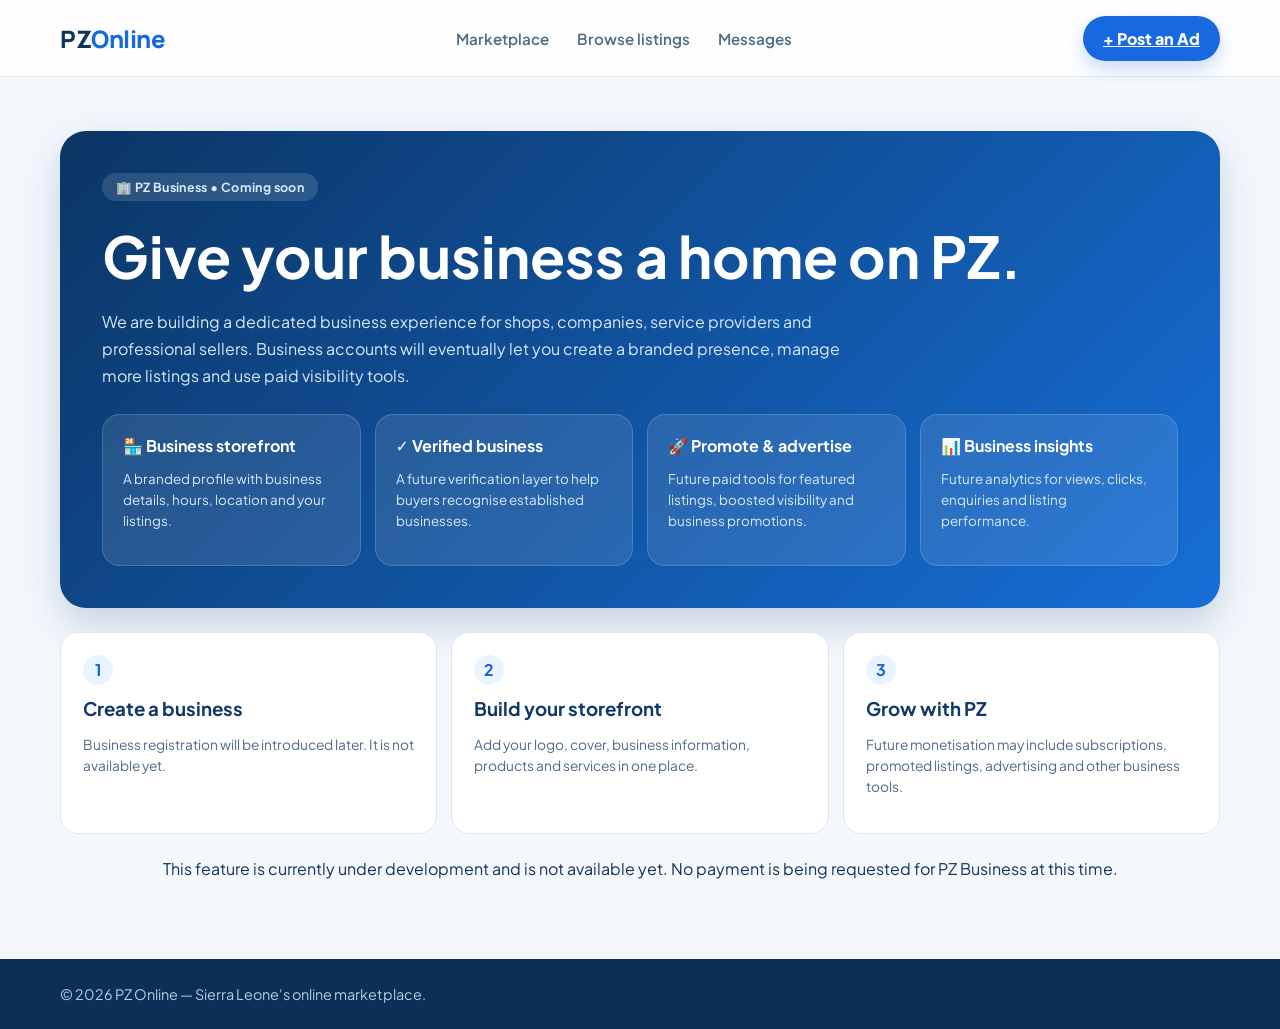
<file: business.html>
<!DOCTYPE html>
<html lang="en">
<head><meta charset="UTF-8"><meta name="viewport" content="width=device-width,initial-scale=1.0"><meta name="description" content="PZ Business is under development."><title>PZ Business | Coming Soon</title><link rel="stylesheet" href="style.css"></head>
<body>
<header class="site-header"><div class="container nav"><a class="logo" href="index.html">PZ<span>Online</span></a><nav class="nav-links"><a href="index.html">Marketplace</a><a href="browse.html">Browse listings</a><a href="messages.html">Messages</a></nav><div class="nav-actions"><a class="post-ad-button" href="index.html?post=1">+ Post an Ad</a></div></div></header>
<main class="container business-page">
  <section class="business-hero-card"><p class="eyebrow">🏢 PZ Business • Coming soon</p><h1>Give your business a home on PZ.</h1><p>We are building a dedicated business experience for shops, companies, service providers and professional sellers. Business accounts will eventually let you create a branded presence, manage more listings and use paid visibility tools.</p><div class="business-feature-grid"><article class="business-feature-card"><strong>🏪 Business storefront</strong><p>A branded profile with business details, hours, location and your listings.</p></article><article class="business-feature-card"><strong>✓ Verified business</strong><p>A future verification layer to help buyers recognise established businesses.</p></article><article class="business-feature-card"><strong>🚀 Promote &amp; advertise</strong><p>Future paid tools for featured listings, boosted visibility and business promotions.</p></article><article class="business-feature-card"><strong>📊 Business insights</strong><p>Future analytics for views, clicks, enquiries and listing performance.</p></article></div></section>
  <section class="business-roadmap"><article><b>1</b><h3>Create a business</h3><p>Business registration will be introduced later. It is not available yet.</p></article><article><b>2</b><h3>Build your storefront</h3><p>Add your logo, cover, business information, products and services in one place.</p></article><article><b>3</b><h3>Grow with PZ</h3><p>Future monetisation may include subscriptions, promoted listings, advertising and other business tools.</p></article></section>
  <p class="muted" style="text-align:center;margin:24px 0 0;">This feature is currently under development and is not available yet. No payment is being requested for PZ Business at this time.</p>
</main>
<footer class="site-footer"><div class="container"><p>© 2026 PZ Online — Sierra Leone's online marketplace.</p></div></footer>
</body></html>
</file>
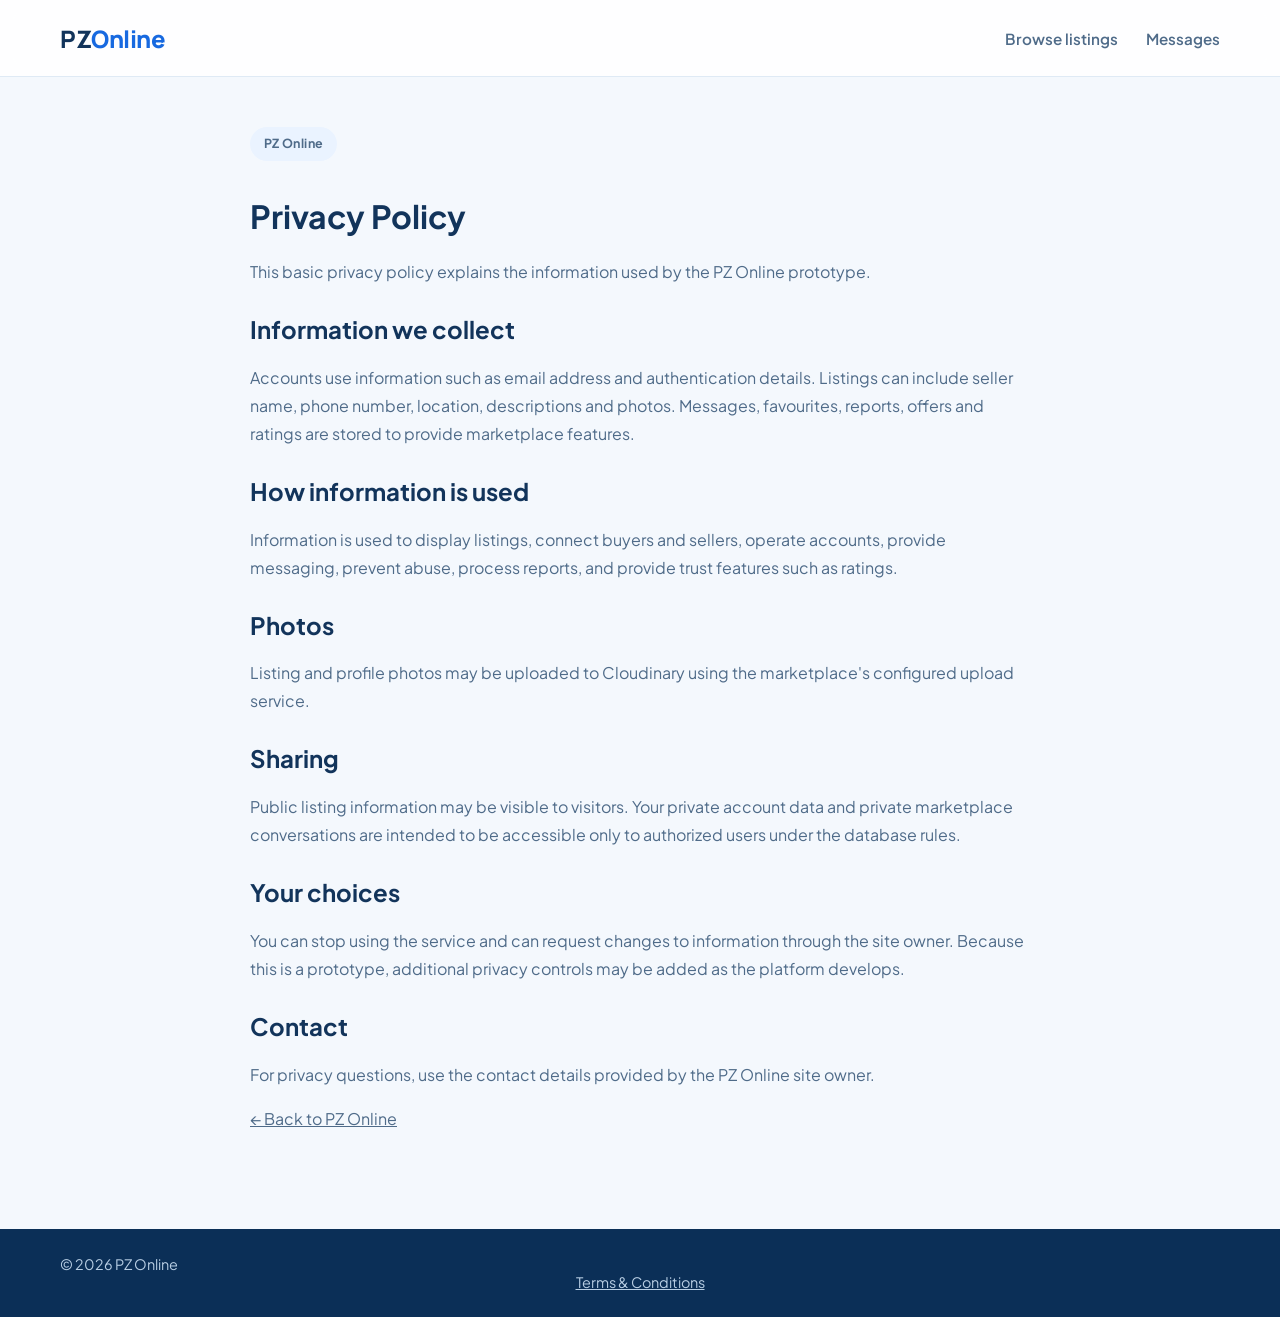
<file: privacy.html>
<!DOCTYPE html><html lang="en"><head><meta charset="UTF-8"><meta name="viewport" content="width=device-width,initial-scale=1.0"><title>Privacy Policy | PZ Online</title><link rel="stylesheet" href="style.css"></head><body><header class="site-header"><div class="container nav"><a class="logo" href="index.html">PZ<span>Online</span></a><nav class="nav-links"><a href="index.html">Browse listings</a><a href="messages.html">Messages</a></nav></div></header><main class="container legal-page"><p class="eyebrow">PZ Online</p><h1>Privacy Policy</h1><p>This basic privacy policy explains the information used by the PZ Online prototype.</p><h2>Information we collect</h2><p>Accounts use information such as email address and authentication details. Listings can include seller name, phone number, location, descriptions and photos. Messages, favourites, reports, offers and ratings are stored to provide marketplace features.</p><h2>How information is used</h2><p>Information is used to display listings, connect buyers and sellers, operate accounts, provide messaging, prevent abuse, process reports, and provide trust features such as ratings.</p><h2>Photos</h2><p>Listing and profile photos may be uploaded to Cloudinary using the marketplace's configured upload service.</p><h2>Sharing</h2><p>Public listing information may be visible to visitors. Your private account data and private marketplace conversations are intended to be accessible only to authorized users under the database rules.</p><h2>Your choices</h2><p>You can stop using the service and can request changes to information through the site owner. Because this is a prototype, additional privacy controls may be added as the platform develops.</p><h2>Contact</h2><p>For privacy questions, use the contact details provided by the PZ Online site owner.</p><p><a href="index.html">← Back to PZ Online</a></p></main><footer class="site-footer"><div class="container"><p>© 2026 PZ Online</p><p class="footer-links"><a href="terms.html">Terms & Conditions</a></p></div></footer></body></html>
</file>
<file: style.css>
@import url("https://fonts.googleapis.com/css2?family=Plus+Jakarta+Sans:wght@400;500;600;700;800&family=Manrope:wght@700;800&display=swap");

:root {
  --ink: #12345b;
  --ink-soft: #4f6b89;
  --muted: #7890aa;
  --surface: #f4f8fd;
  --card: #ffffff;
  --brand: #1769e0;
  --brand-dark: #0b4fb8;
  --brand-soft: #eaf3ff;
  --teal: #1687c7;
  --teal-soft: #e8f5ff;
  --gold: #f5a524;
  --border: #dfeaf5;
  --border-soft: #edf3f9;
  --radius-lg: 22px;
  --radius-md: 16px;
  --radius-sm: 11px;
  --shadow-sm: 0 2px 10px rgba(15, 18, 34, 0.06);
  --shadow-md: 0 14px 30px rgba(15, 18, 34, 0.1);
  --shadow-lg: 0 26px 60px rgba(15, 18, 34, 0.16);
}

* { box-sizing: border-box; }
html { scroll-behavior: smooth; }

body {
  margin: 0;
  background: var(--surface);
  color: var(--ink);
  font-family: "Plus Jakarta Sans", system-ui, Arial, sans-serif;
  -webkit-font-smoothing: antialiased;
}

button, input, select, textarea { font: inherit; }
button { cursor: pointer; }
a { color: inherit; }

.container { width: min(1160px, calc(100% - 40px)); margin: 0 auto; }
.hidden { display: none !important; }

/* Header */
.site-header {
  background: rgba(255, 255, 255, 0.85);
  backdrop-filter: blur(10px);
  border-bottom: 1px solid var(--border);
  position: sticky;
  top: 0;
  z-index: 30;
}

.nav {
  min-height: 76px;
  display: flex;
  align-items: center;
  justify-content: space-between;
  gap: 24px;
}

.logo {
  color: var(--ink);
  font-family: "Manrope", sans-serif;
  font-size: 1.5rem;
  font-weight: 800;
  letter-spacing: -0.02em;
  text-decoration: none;
}
.logo span { color: var(--brand); }

.nav-links { display: flex; gap: 28px; }
.nav-links a {
  color: var(--ink-soft);
  font-size: 0.95rem;
  font-weight: 600;
  text-decoration: none;
  transition: color 0.15s;
}
.nav-links a:hover { color: var(--brand); }

.post-ad-button, .submit-listing {
  border: 0;
  border-radius: 999px;
  background: var(--brand);
  color: #fff;
  font-weight: 800;
  padding: 12px 20px;
  box-shadow: 0 8px 18px rgba(23, 105, 224, 0.24);
  transition: background 0.15s, transform 0.15s;
}
.post-ad-button:hover, .submit-listing:hover {
  background: var(--brand-dark);
  transform: translateY(-1px);
}
.submit-listing { border-radius: var(--radius-sm); }

/* Hero */
.hero {
  position: relative;
  padding: 90px 0 100px;
  overflow: hidden;
  background: linear-gradient(180deg, #ffffff, #eef6ff);
}
.hero::before, .hero::after {
  content: "";
  position: absolute;
  border-radius: 50%;
  filter: blur(2px);
  z-index: 0;
}
.hero::before {
  width: 420px; height: 420px; top: -180px; right: -120px;
  background: radial-gradient(circle, rgba(23, 105, 224, 0.13), transparent 70%);
}
.hero::after {
  width: 360px; height: 360px; bottom: -220px; left: -140px;
  background: radial-gradient(circle, rgba(22, 135, 199, 0.10), transparent 70%);
}
.hero .container { position: relative; z-index: 1; }

.eyebrow {
  display: inline-flex;
  align-items: center;
  gap: 6px;
  margin: 0 0 14px;
  color: var(--brand-dark);
  background: var(--brand-soft);
  border-radius: 999px;
  font-size: 0.78rem;
  font-weight: 700;
  letter-spacing: 0.03em;
  padding: 6px 14px;
}

.hero h1, .section-heading h2, .how-it-works h2 {
  margin: 0;
  font-family: "Manrope", sans-serif;
  font-weight: 800;
  letter-spacing: -0.03em;
}

.hero h1 {
  max-width: 680px;
  font-size: clamp(2.4rem, 5.6vw, 4.4rem);
  line-height: 1.06;
  color: var(--ink);
}

.hero-text {
  max-width: 560px;
  margin: 18px 0 34px;
  color: var(--ink-soft);
  font-size: 1.12rem;
  line-height: 1.6;
}

.search-bar {
  display: grid;
  grid-template-columns: 1fr 190px auto;
  max-width: 860px;
  overflow: hidden;
  border: 1px solid var(--border);
  border-radius: 999px;
  background: var(--card);
  box-shadow: var(--shadow-lg);
}

.search-bar input, .search-bar select {
  min-width: 0;
  border: 0;
  border-right: 1px solid var(--border-soft);
  outline: none;
  background: transparent;
  padding: 18px 22px;
}

.search-bar button {
  border: 0;
  background: var(--brand);
  color: #fff;
  font-weight: 700;
  padding: 0 32px;
  transition: background 0.15s;
}
.search-bar button:hover { background: var(--brand-dark); }

/* Trust strip under hero */
.trust-bump { display: flex; flex-wrap: wrap; gap: 10px 22px; margin-top: 24px; }
.trust-bump-item {
  display: flex; align-items: center; gap: 7px;
  color: var(--ink-soft); font-size: 0.86rem; font-weight: 600;
}
.trust-bump-item .icon {
  display: inline-flex; align-items: center; justify-content: center;
  width: 22px; height: 22px; border-radius: 50%;
  background: var(--teal-soft); color: var(--teal); font-size: 0.8rem;
}

.trust-bump-card {
  border: 1px solid var(--border);
  border-radius: var(--radius-md);
  background: var(--teal-soft);
  padding: 16px 18px;
  margin-bottom: 20px;
}
.trust-bump-card h4 { margin: 0 0 8px; color: #0b7466; font-size: 0.92rem; font-weight: 800; }
.trust-bump-card ul { margin: 0; padding-left: 18px; color: #0e5c51; font-size: 0.85rem; line-height: 1.6; }

/* Categories */
.categories {
  display: flex; gap: 10px; overflow-x: auto;
  padding-top: 30px; padding-bottom: 6px; scrollbar-width: none;
}
.categories::-webkit-scrollbar { display: none; }

.category {
  flex: 0 0 auto;
  display: inline-flex; align-items: center; gap: 6px;
  border: 1px solid var(--border);
  border-radius: 999px;
  background: var(--card);
  color: var(--ink);
  font-weight: 600;
  font-size: 0.92rem;
  padding: 10px 18px;
  transition: all 0.15s;
}
.category:hover { border-color: var(--brand); color: var(--brand-dark); }
.category.active {
  border-color: var(--brand);
  background: var(--brand);
  color: #fff;
  box-shadow: 0 6px 14px rgba(255, 90, 60, 0.28);
}

/* Listings */
.listings-section { padding: 52px 0 76px; }
.section-heading {
  display: flex; align-items: end; justify-content: space-between;
  gap: 16px; margin-bottom: 26px;
}
.section-heading h2, .how-it-works h2 { font-size: clamp(1.9rem, 3.6vw, 2.6rem); }
#listing-count { margin: 0; color: var(--muted); font-weight: 600; }

.listing-grid { display: grid; grid-template-columns: repeat(3, 1fr); gap: 18px; }

.listing-card {
  position: relative;
  overflow: hidden;
  border: 1px solid var(--border);
  border-radius: 18px;
  background: var(--card);
  box-shadow: 0 5px 18px rgba(18, 52, 91, 0.07);
  transition: transform 0.2s, box-shadow 0.2s;
}
.listing-card:hover { box-shadow: var(--shadow-md); transform: translateY(-5px); }

.listing-image-link { display: block; position: relative; }
.listing-image {
  width: 100%; height: 210px; display: block;
  object-fit: cover; background: var(--border-soft);
}

.favorite-button {
  width: 38px; height: 38px; display: grid; place-items: center;
  border: 0; border-radius: 50%;
  background: rgba(255, 255, 255, 0.92);
  backdrop-filter: blur(4px);
  box-shadow: var(--shadow-sm);
  color: var(--brand);
  font-size: 1.15rem;
  position: absolute; top: 12px; right: 12px; z-index: 2;
  transition: transform 0.12s;
}
.favorite-button:hover { transform: scale(1.08); }

.listing-content { position: relative; padding: 18px; }

.listing-category {
  display: inline-block;
  color: var(--teal);
  background: var(--teal-soft);
  border-radius: 999px;
  font-size: 0.72rem;
  font-weight: 800;
  letter-spacing: 0.04em;
  text-transform: uppercase;
  padding: 4px 10px;
}

.listing-title { min-height: 48px; margin: 10px 0 6px; font-size: 1.05rem; font-weight: 700; line-height: 1.35; }
.listing-title-link { color: inherit; text-decoration: none; }
.listing-title-link:hover { color: var(--brand-dark); }

.listing-price {
  margin: 0 0 12px;
  color: var(--brand-dark);
  font-family: "Manrope", sans-serif;
  font-size: 1.3rem;
  font-weight: 800;
}

.listing-meta {
  display: flex; justify-content: space-between; gap: 8px;
  border-top: 1px solid var(--border-soft);
  color: var(--muted); font-size: 0.82rem; font-weight: 600;
  padding-top: 12px;
}

.contact-button {
  width: 100%;
  margin-top: 14px;
  border: 1px solid var(--brand);
  border-radius: 999px;
  background: #fff;
  color: var(--brand-dark);
  font-weight: 800;
  padding: 10px 12px;
  transition: background 0.15s, transform 0.15s;
}
.contact-button:hover { background: var(--brand-soft); transform: translateY(-1px); }

.empty-message, .empty-state { color: var(--muted); padding: 40px 0; text-align: center; font-weight: 600; }

/* How it works */
.how-it-works { padding: 80px 0; background: var(--ink); color: #fff; }
.how-it-works .eyebrow { background: rgba(255, 255, 255, 0.1); color: #9ecbff; }
.steps { display: grid; grid-template-columns: repeat(3, 1fr); gap: 22px; margin-top: 34px; }
.step {
  border: 1px solid rgba(255, 255, 255, 0.12);
  border-radius: var(--radius-md);
  background: rgba(255, 255, 255, 0.03);
  padding: 26px;
}
.step span {
  width: 38px; height: 38px; display: grid; place-items: center;
  border-radius: 50%; background: var(--brand); font-weight: 800;
}
.step h3 { margin: 18px 0 8px; font-size: 1.1rem; }
.step p { margin: 0; color: #b7bccb; line-height: 1.6; }

/* Footer */
.site-footer { padding: 26px 0; background: #0b2f57; color: #b8cee4; font-size: 0.9rem; }
.site-footer p { margin: 0; }

/* Modals */
.modal {
  width: 100%; min-height: 100vh;
  display: grid; place-items: center;
  position: fixed; inset: 0; z-index: 40;
  background: rgba(15, 18, 34, 0.55);
  backdrop-filter: blur(2px);
  padding: 24px;
}

.modal-content {
  width: min(620px, 100%);
  max-height: calc(100vh - 48px);
  overflow-y: auto;
  position: relative;
  border-radius: var(--radius-lg);
  background: var(--card);
  box-shadow: var(--shadow-lg);
  padding: 34px;
}
.modal-content h2 { margin: 0 0 8px; font-family: "Manrope", sans-serif; font-weight: 800; }
.modal-content > p { margin: 0 0 24px; color: var(--ink-soft); }

.close-button {
  width: 38px; height: 38px; display: grid; place-items: center;
  border: 0; border-radius: 50%;
  background: var(--surface);
  color: var(--ink);
  font-size: 1.5rem;
  position: absolute; top: 16px; right: 16px;
  transition: background 0.15s;
}
.close-button:hover { background: var(--border); }

#listing-form { display: grid; gap: 16px; }
#listing-form label { display: grid; gap: 7px; color: var(--ink); font-size: 0.9rem; font-weight: 700; }
#listing-form input, #listing-form select, #listing-form textarea {
  width: 100%;
  border: 1.5px solid var(--border);
  border-radius: var(--radius-sm);
  outline-color: var(--brand);
  background: var(--surface);
  padding: 12px 14px;
}
#listing-form textarea { resize: vertical; }
#listing-form small { color: var(--muted); font-weight: 400; }

.form-row { display: grid; grid-template-columns: 1fr 1fr; gap: 14px; }

.image-preview {
  display: block; max-width: 160px; max-height: 160px;
  margin-top: 0.5rem; border-radius: var(--radius-sm); object-fit: cover;
}
.upload-status { margin-top: 0.4rem; font-size: 0.85rem; color: var(--muted); }

.submit-listing { margin-top: 5px; }

.contact-content { text-align: center; }
.contact-content #seller-contact-details { color: var(--ink-soft); font-weight: 600; margin-bottom: 18px; }

.contact-actions-row {
  display: flex; flex-wrap: wrap; gap: 10px; justify-content: center; margin-bottom: 20px;
}

.call-seller-button, .whatsapp-button, .message-seller-button {
  display: inline-flex; align-items: center; gap: 8px;
  border-radius: 999px; font-weight: 700; text-decoration: none;
  padding: 12px 22px; border: 0;
  transition: transform 0.12s, opacity 0.12s;
}
.call-seller-button:hover, .whatsapp-button:hover, .message-seller-button:hover {
  transform: translateY(-1px); opacity: 0.92;
}
.call-seller-button { background: var(--ink); color: #fff; }
.whatsapp-button { background: #25d366; color: #fff; }
.message-seller-button { background: var(--brand-soft); color: var(--brand-dark); }

/* Verification banner */
.verification-message {
  margin: 0;
  background: #fff7e6;
  color: #92650a;
  font-size: 0.88rem;
  font-weight: 600;
  text-align: center;
  padding: 10px 16px;
}

/* Mobile design */
@media (max-width: 760px) {
  .nav-links { display: none; }
  .nav { min-height: 66px; }
  .post-ad-button { padding: 10px 14px; font-size: 0.86rem; }
  .hero { padding: 60px 0 70px; }
  .search-bar { grid-template-columns: 1fr; border-radius: var(--radius-md); }
  .search-bar input, .search-bar select { border-right: 0; border-bottom: 1px solid var(--border-soft); }
  .search-bar button { padding: 16px; }
  .listing-grid, .steps { grid-template-columns: 1fr; }
  .listing-image { height: 220px; }
  .form-row { grid-template-columns: 1fr; }
  .section-heading { align-items: start; flex-direction: column; }
}

/* Account controls */
.nav-actions { display: flex; align-items: center; gap: 12px; }
#user-status {
  max-width: 180px; overflow: hidden;
  color: var(--muted); font-size: 0.82rem; font-weight: 600;
  text-overflow: ellipsis; white-space: nowrap;
}

.auth-button {
  border: 1.5px solid var(--ink);
  border-radius: 999px;
  background: var(--card);
  color: var(--ink);
  font-weight: 700;
  padding: 10px 16px;
  transition: background 0.15s;
}
.auth-button:hover { background: var(--surface); }

/* Account menu (avatar + dropdown, OLX/Carousell style) */
.account-menu { position: relative; }
.account-menu-toggle {
  display: flex; align-items: center; gap: 6px;
  border: 1.5px solid var(--border);
  border-radius: 999px;
  background: var(--card);
  padding: 5px 10px 5px 5px;
  transition: border-color 0.15s, background 0.15s;
}
.account-menu-toggle:hover { border-color: var(--brand); background: var(--surface); }
.account-avatar {
  width: 30px; height: 30px; display: grid; place-items: center;
  border-radius: 50%; background: var(--brand-soft); color: var(--brand-dark);
  font-size: 1rem; overflow: hidden; flex: 0 0 auto;
}
.account-avatar img { width: 100%; height: 100%; object-fit: cover; border-radius: 50%; }
.account-menu-caret { color: var(--muted); font-size: 0.75rem; }

.account-menu-dropdown {
  position: absolute; right: 0; top: calc(100% + 10px);
  width: 220px;
  background: var(--card);
  border: 1px solid var(--border);
  border-radius: var(--radius-md);
  box-shadow: var(--shadow-lg);
  padding: 10px;
  display: grid; gap: 4px;
  z-index: 50;
}
.account-menu-email {
  margin: 2px 6px 8px; padding-bottom: 8px;
  border-bottom: 1px solid var(--border-soft);
  color: var(--muted); font-size: 0.8rem; font-weight: 600;
  overflow: hidden; text-overflow: ellipsis; white-space: nowrap;
}
.account-menu-dropdown button {
  display: block; width: 100%; text-align: left;
  border: 0; border-radius: 10px;
  background: transparent; color: var(--ink);
  font-weight: 700; font-size: 0.92rem;
  padding: 10px 10px;
  transition: background 0.15s;
}
.account-menu-dropdown button:hover { background: var(--surface); }
#account-menu-logout { color: #d92d20; }
#account-menu-logout:hover { background: #fff0f0; }

/* Account modal form */
#auth-form { display: grid; gap: 16px; }
#auth-form label { display: grid; gap: 7px; color: var(--ink); font-size: 0.9rem; font-weight: 700; }
#auth-form input {
  width: 100%;
  border: 1.5px solid var(--border);
  border-radius: var(--radius-sm);
  outline-color: var(--brand);
  background: var(--surface);
  padding: 12px 14px;
}

.google-signin-button {
  width: 100%;
  display: flex; align-items: center; justify-content: center; gap: 10px;
  border: 1.5px solid var(--border);
  border-radius: var(--radius-sm);
  background: var(--card);
  color: var(--ink);
  font-weight: 700;
  padding: 12px;
  transition: background 0.15s;
}
.google-signin-button::before {
  content: "G";
  display: inline-grid; place-items: center;
  width: 20px; height: 20px; border-radius: 50%;
  background: var(--surface); color: var(--brand-dark);
  font-weight: 800; font-size: 0.8rem;
}
.google-signin-button:hover { background: var(--surface); }

.auth-divider {
  display: flex; align-items: center; gap: 12px;
  margin: 18px 0; color: var(--muted); font-size: 0.82rem; font-weight: 600;
}
.auth-divider::before, .auth-divider::after { content: ""; flex: 1; height: 1px; background: var(--border); }

.forgot-password-button {
  justify-self: start; border: 0; background: transparent;
  color: var(--brand-dark); font-weight: 700; font-size: 0.85rem; padding: 0;
}

.form-error {
  margin: 0; border-radius: var(--radius-sm);
  background: #fff0f0; color: #ad1d1d; font-size: 0.9rem; padding: 10px 12px;
}

.auth-switch-text { margin: 18px 0 0 !important; text-align: center; }
.text-button { border: 0; background: transparent; color: var(--brand-dark); font-weight: 700; text-decoration: underline; }
.text-button:hover { color: var(--brand); }

@media (max-width: 760px) {
  #user-status { display: none; }
  .nav-actions { gap: 7px; }
  .auth-button { padding: 10px; font-size: 0.86rem; }
}

/* My Listings dashboard */
.my-listings-section { padding: 24px 0 76px; }
.my-listings-message { margin: 0 0 24px; color: var(--ink-soft); font-weight: 600; }
.my-listings-section .section-heading { align-items: center; flex-wrap: wrap; }
.dashboard-section-heading { width: 100%; margin-top: 36px; }
.my-listings-section .listing-card { position: relative; }

.manage-listing-actions { display: grid; grid-template-columns: 1fr 1fr; gap: 10px; margin-top: 14px; }
.edit-listing-button, .delete-listing-button {
  border-radius: var(--radius-sm); font-weight: 700; padding: 10px; border: 1.5px solid transparent;
}
.edit-listing-button { border-color: var(--ink); background: var(--card); color: var(--ink); }
.edit-listing-button:hover { background: var(--surface); }
.delete-listing-button { border-color: #d92d20; background: #fff; color: #d92d20; }
.delete-listing-button:hover { background: #fff0f0; }

@media (max-width: 760px) {
  .my-listings-section .section-heading { align-items: start; }
}

/* Profile modal */
.profile-modal-content { text-align: center; }
.profile-info { display: grid; justify-items: center; gap: 6px; padding: 8px 0 22px; }
.profile-avatar {
  width: 74px; height: 74px; display: grid; place-items: center;
  border-radius: 50%; background: var(--brand-soft); color: var(--brand-dark);
  font-size: 2rem; margin-bottom: 6px;
}
.profile-info h3 { margin: 0; font-size: 1.1rem; }
.profile-info p { margin: 2px 0; color: var(--ink-soft); font-size: 0.9rem; }

.profile-actions { display: grid; gap: 10px; }
.profile-actions button {
  border: 1.5px solid var(--border); border-radius: var(--radius-sm);
  background: var(--card); color: var(--ink); font-weight: 700; padding: 12px;
  transition: background 0.15s;
}
.profile-actions button:hover { background: var(--surface); }
#profile-logout { border-color: #d92d20; color: #d92d20; }
#profile-logout:hover { background: #fff0f0; }
#profile-delete-account {
  border-color: transparent; background: transparent;
  color: var(--muted); font-size: 0.85rem; font-weight: 700;
  text-decoration: underline;
}
#profile-delete-account:hover { background: transparent; color: #d92d20; }

/* Browse-by-category icon grid (OLX-style) */
.browse-categories { padding-top: 44px; }

.category-grid {
  display: grid;
  grid-template-columns: repeat(6, 1fr);
  gap: 16px;
}

.category-tile {
  flex: initial;
  display: flex;
  flex-direction: column;
  align-items: center;
  gap: 10px;
  border: 1px solid var(--border);
  border-radius: var(--radius-md);
  background: var(--card);
  padding: 20px 10px;
  font-size: 0.88rem;
  font-weight: 700;
  color: var(--ink);
  box-shadow: var(--shadow-sm);
  transition: transform 0.15s, box-shadow 0.15s, border-color 0.15s;
}

.category-tile:hover {
  transform: translateY(-3px);
  box-shadow: var(--shadow-md);
  border-color: var(--brand);
}

.category-tile.active {
  border-color: var(--brand);
  background: var(--brand-soft);
  color: var(--brand-dark);
  box-shadow: var(--shadow-md);
}

.category-tile-icon {
  width: 52px;
  height: 52px;
  display: grid;
  place-items: center;
  border-radius: 16px;
  background: var(--surface);
  font-size: 1.6rem;
}

.category-tile.active .category-tile-icon { background: #fff; }

@media (max-width: 900px) {
  .category-grid { grid-template-columns: repeat(3, 1fr); }
}

@media (max-width: 480px) {
  .category-grid { grid-template-columns: repeat(2, 1fr); }
}

/* Trending horizontal carousel */
.trending-section { padding-top: 18px; }
.trending-section .section-heading { margin-bottom: 18px; }

.carousel-wrap { position: relative; }

.carousel-track {
  display: flex;
  gap: 18px;
  overflow-x: auto;
  scroll-snap-type: x mandatory;
  scroll-behavior: smooth;
  padding: 4px 2px 10px;
  scrollbar-width: none;
}
.carousel-track::-webkit-scrollbar { display: none; }

.carousel-track .listing-card {
  flex: 0 0 auto;
  width: clamp(190px, 18vw, 225px);
  scroll-snap-align: start;
}

.carousel-arrow {
  width: 40px;
  height: 40px;
  display: grid;
  place-items: center;
  position: absolute;
  top: 38%;
  transform: translateY(-50%);
  border: 1px solid var(--border);
  border-radius: 50%;
  background: var(--card);
  box-shadow: var(--shadow-md);
  font-size: 1.4rem;
  color: var(--ink);
  z-index: 5;
  transition: transform 0.12s, background 0.15s;
}
.carousel-arrow:hover { background: var(--surface); transform: translateY(-50%) scale(1.06); }
.carousel-prev { left: -8px; }
.carousel-next { right: -8px; }

@media (max-width: 760px) {
  .carousel-arrow { display: none; }
  .carousel-track .listing-card { width: 68vw; }
}

/* Load more / infinite scroll */
.load-more-button {
  display: block;
  margin: 34px auto 0;
  border: 1.5px solid var(--ink);
  border-radius: 999px;
  background: var(--card);
  color: var(--ink);
  font-weight: 700;
  padding: 12px 30px;
  transition: background 0.15s;
}
.load-more-button:hover { background: var(--surface); }
#load-more-sentinel { height: 1px; }
.rating { display: inline-flex; align-items: center; gap: 4px; color: var(--gold); font-size: 0.85rem; font-weight: 700; }
.rating .stars { letter-spacing: 1px; }

.badge-verified {
  display: inline-flex; align-items: center; gap: 4px;
  color: var(--teal); background: var(--teal-soft);
  border-radius: 999px; font-size: 0.74rem; font-weight: 800; padding: 3px 9px;
}

/* Product detail page */
.product-detail { display: grid; grid-template-columns: 1.1fr 0.9fr; gap: 2.5rem; align-items: start; padding: 2.2rem 0 4rem; }
@media (max-width: 720px) { .product-detail { grid-template-columns: 1fr; } }

.product-detail-image {
  width: 100%; border-radius: var(--radius-lg); object-fit: cover;
  max-height: 480px; box-shadow: var(--shadow-sm);
}

.product-back-link {
  display: inline-flex; align-items: center; gap: 6px;
  margin: 1.5rem 0 0; color: var(--ink-soft); font-weight: 700; text-decoration: none; font-size: 0.92rem;
}
.product-back-link:hover { color: var(--brand-dark); }

.product-detail-price {
  font-family: "Manrope", sans-serif;
  color: var(--brand-dark);
  font-size: 1.9rem; font-weight: 800; margin: 0.5rem 0;
}

.product-detail-meta { display: flex; gap: 1rem; color: var(--muted); font-weight: 600; margin-bottom: 1rem; font-size: 0.92rem; }

.product-detail-description { line-height: 1.7; color: var(--ink-soft); margin-bottom: 1.5rem; white-space: pre-wrap; }

.product-seller-box {
  border: 1px solid var(--border);
  border-radius: var(--radius-md);
  background: var(--card);
  box-shadow: var(--shadow-sm);
  padding: 1.1rem 1.4rem;
  margin-bottom: 1.5rem;
}
.product-seller-box p { margin: 4px 0; }

.product-detail-actions { display: flex; gap: 0.75rem; flex-wrap: wrap; align-items: center; }
.product-detail-actions .favorite-button {
  position: static;
  background: var(--card);
  border: 1.5px solid var(--border);
  box-shadow: none;
}
.product-detail-actions .favorite-button:hover { border-color: var(--brand); }

.product-owner-note { margin-top: 1rem; font-size: 0.9rem; color: var(--muted); }
.product-owner-note a { color: var(--brand-dark); font-weight: 700; }

#product-not-found, #product-loading { padding: 3rem 0; text-align: center; color: var(--ink-soft); }

/* Messages / Chat */
.messages-layout { display: grid; grid-template-columns: 320px 1fr; gap: 1.5rem; padding: 2.2rem 0; min-height: 62vh; }
@media (max-width: 720px) {
  .messages-layout { grid-template-columns: 1fr; }
  .chat-panel.has-selection { display: none; }
  .message-thread.no-selection { display: none; }
}

.chat-panel {
  border: 1px solid var(--border);
  border-radius: var(--radius-md);
  background: var(--card);
  overflow: hidden;
  height: fit-content;
  box-shadow: var(--shadow-sm);
}

.chat-panel-header {
  display: flex;
  align-items: center;
  justify-content: space-between;
  gap: 12px;
  padding: 1.1rem 1.1rem 0.6rem;
}
.chat-panel-header h1 { margin: 0; font-family: "Manrope", sans-serif; font-size: 1.3rem; font-weight: 800; }

.chat-search {
  display: flex;
  align-items: center;
  gap: 6px;
  border: 1px solid var(--border);
  border-radius: 999px;
  background: var(--surface);
  padding: 6px 12px;
}
.chat-search input {
  border: 0;
  background: transparent;
  outline: none;
  width: 120px;
  font-size: 0.85rem;
}

.chat-tabs {
  display: flex;
  gap: 6px;
  padding: 0.4rem 1.1rem 0.9rem;
  border-bottom: 1px solid var(--border-soft);
}

.chat-tab {
  border: 0;
  border-radius: 999px;
  background: var(--surface);
  color: var(--ink-soft);
  font-weight: 700;
  font-size: 0.85rem;
  padding: 7px 14px;
  transition: background 0.15s, color 0.15s;
}
.chat-tab:hover { background: var(--border-soft); }
.chat-tab.active { background: var(--ink); color: #fff; }
.chat-tab-count { font-size: 0.78rem; opacity: 0.85; }

.conversation-list { max-height: 60vh; overflow-y: auto; }

.conversation-item {
  display: flex;
  align-items: flex-start;
  gap: 12px;
  width: 100%;
  text-align: left;
  padding: 0.95rem 1.1rem;
  border: none;
  border-bottom: 1px solid var(--border-soft);
  background: var(--card);
  cursor: pointer;
  font: inherit;
  transition: background 0.12s;
}
.conversation-item:last-child { border-bottom: none; }
.conversation-item:hover { background: var(--surface); }
.conversation-item.active { background: var(--brand-soft); }

.conversation-avatar {
  flex: 0 0 auto;
  width: 42px;
  height: 42px;
  display: grid;
  place-items: center;
  border-radius: 50%;
  background: var(--teal-soft);
  color: var(--teal);
  font-weight: 800;
  font-size: 1.05rem;
}

.conversation-text { display: flex; flex-direction: column; min-width: 0; flex: 1; }

.conversation-top-row { display: flex; align-items: center; justify-content: space-between; gap: 8px; }
.conversation-name { font-weight: 700; }

.conversation-role-tag {
  flex: 0 0 auto;
  font-size: 0.68rem;
  font-weight: 800;
  text-transform: uppercase;
  letter-spacing: 0.03em;
  color: var(--brand-dark);
  background: var(--brand-soft);
  border-radius: 999px;
  padding: 2px 8px;
}

.conversation-listing { font-size: 0.85rem; color: var(--teal); font-weight: 600; display: block; margin-top: 1px; }
.conversation-preview {
  font-size: 0.85rem; color: var(--muted); display: block; margin-top: 0.2rem;
  white-space: nowrap; overflow: hidden; text-overflow: ellipsis;
}

.empty-conversations { padding: 1.5rem 1.1rem; color: var(--muted); font-weight: 600; }

.message-thread {
  border: 1px solid var(--border);
  border-radius: var(--radius-md);
  background: var(--card);
  box-shadow: var(--shadow-sm);
  display: flex; flex-direction: column; min-height: 62vh;
}

.message-thread-header { padding: 1.1rem 1.3rem; border-bottom: 1px solid var(--border-soft); }
.message-thread-header a { display: none; margin-bottom: 0.4rem; font-size: 0.85rem; color: var(--brand-dark); font-weight: 700; text-decoration: none; }
@media (max-width: 720px) { .message-thread-header a { display: inline-block; } }
.message-thread-header h2 { margin: 0 0 0.2rem; font-family: "Manrope", sans-serif; font-weight: 800; }
.message-thread-header p { margin: 0; color: var(--muted); font-size: 0.9rem; font-weight: 600; }

.message-list { flex: 1; overflow-y: auto; padding: 1.1rem 1.3rem; display: flex; flex-direction: column; gap: 0.6rem; background: var(--surface); }

.message-bubble {
  max-width: 75%; padding: 0.6rem 0.95rem; border-radius: 16px;
  font-size: 0.95rem; line-height: 1.45; word-break: break-word;
}
.message-bubble.own { align-self: flex-end; background: var(--ink); color: #fff; border-bottom-right-radius: 4px; }
.message-bubble.other { align-self: flex-start; background: var(--card); color: var(--ink); box-shadow: var(--shadow-sm); border-bottom-left-radius: 4px; }

.message-thread-empty { margin: auto; color: var(--muted); text-align: center; padding: 2rem; font-weight: 600; }

.message-form { display: flex; gap: 0.6rem; padding: 1rem 1.3rem; border-top: 1px solid var(--border-soft); background: var(--card); }
.message-form input { flex: 1; padding: 0.7rem 1rem; border-radius: 999px; border: 1.5px solid var(--border); background: var(--surface); }
.message-form button {
  padding: 0.7rem 1.3rem; border-radius: 999px; border: none;
  background: var(--brand); color: #fff; font-weight: 700; cursor: pointer;
  transition: background 0.15s;
}
.message-form button:hover { background: var(--brand-dark); }
.message-form button:disabled { opacity: 0.5; cursor: default; }


/* PZ Online marketplace UI */
.logo span { color: var(--brand); }
.listing-card-actions { display: grid; grid-template-columns: 1fr 1fr; gap: 8px; margin-top: 14px; }
.make-offer-button {
  width: 100%; border: 0; border-radius: 999px; background: var(--brand); color: #fff;
  font-weight: 800; padding: 11px 12px; box-shadow: 0 7px 15px rgba(23,105,224,.18);
  transition: transform .15s, background .15s;
}
.make-offer-button:hover { background: var(--brand-dark); transform: translateY(-1px); }
.report-listing-button {
  border: 0; background: transparent; color: var(--muted); font-size: .78rem; font-weight: 700;
  padding: 8px 0 0; text-align: right; width: 100%;
}
.report-listing-button:hover { color: var(--brand-dark); text-decoration: underline; }
.block-seller-button {
  border: 1px solid #d9e4ef; border-radius: 999px; background: #fff; color: #607890;
  font-weight: 800; padding: 11px 18px;
}
.block-seller-button:hover { background: #f3f7fb; color: #173d66; }
.offer-submit-button, .report-submit-button {
  width: 100%; border: 0; border-radius: 999px; background: var(--brand); color: #fff;
  font-weight: 800; padding: 13px 18px; margin-top: 4px;
}
.offer-submit-button:hover, .report-submit-button:hover { background: var(--brand-dark); }
#offer-form, #report-form { display: grid; gap: 16px; }
#offer-form label, #report-form label { display: grid; gap: 7px; color: var(--ink); font-size: .9rem; font-weight: 800; }
#offer-form input, #offer-form textarea, #report-form select, #report-form textarea {
  width: 100%; border: 1.5px solid var(--border); border-radius: 14px; background: var(--surface);
  outline-color: var(--brand); padding: 12px 14px;
}
.profile-avatar { overflow: hidden; position: relative; border: 4px solid #fff; box-shadow: 0 4px 16px rgba(18,52,91,.14); }
.profile-avatar img { width: 100%; height: 100%; object-fit: cover; display: block; }
.profile-photo-upload { display: inline-flex; align-items: center; justify-content: center; margin: 2px 0 4px;
  border: 1px solid var(--border); border-radius: 999px; background: var(--brand-soft); color: var(--brand-dark);
  padding: 9px 14px; font-size: .82rem; font-weight: 800; cursor: pointer; }
.profile-photo-upload input { display: none; }
.profile-photo-upload:hover { background: #dcecff; }
.profile-photo-upload + .upload-status { margin: 0; }
@media (max-width: 760px) { .listing-card-actions { grid-template-columns: 1fr; } }

.product-safety-actions { display: flex; gap: 12px; flex-wrap: wrap; margin-top: 14px; }
.product-report-button, .product-block-button { border: 0; background: transparent; color: var(--muted); font-weight: 800; font-size: .82rem; padding: 6px 0; }
.product-report-button:hover, .product-block-button:hover { color: var(--brand-dark); text-decoration: underline; }
.product-offer-button { border: 0; border-radius: 999px; background: var(--brand); color: #fff; padding: 11px 18px; font-weight: 800; }
.product-offer-button:hover { background: var(--brand-dark); }


/* PZ Online complete feature pack */
.listing-heading-tools{display:flex;gap:16px;align-items:center;flex-wrap:wrap;justify-content:flex-end}.price-filters{display:flex;gap:6px;align-items:center;flex-wrap:wrap}.price-filters input{width:105px;padding:9px 11px;border:1px solid var(--border);border-radius:10px;background:var(--card)}.price-filters button{padding:9px 12px;border-radius:10px}.share-listing-button,.share-button,.rate-button{border:1px solid var(--border);background:var(--card);color:var(--ink);border-radius:999px;padding:8px 12px;font-weight:700;cursor:pointer}.share-listing-button:hover,.share-button:hover,.rate-button:hover{border-color:var(--brand);color:var(--brand-dark)}.image-preview-grid{display:grid;grid-template-columns:repeat(4,minmax(0,1fr));gap:8px;margin-top:10px}.image-preview-item{position:relative;aspect-ratio:1;border-radius:12px;overflow:hidden;border:1px solid var(--border);background:var(--surface)}.image-preview-item img{width:100%;height:100%;object-fit:cover}.image-preview-item span{position:absolute;left:6px;bottom:6px;background:rgba(0,0,0,.65);color:#fff;border-radius:999px;padding:3px 7px;font-size:.7rem}.product-gallery{min-width:0}.product-gallery-thumbs{display:flex;gap:8px;overflow-x:auto;margin-top:10px}.gallery-thumb{width:68px;height:68px;padding:0;border:2px solid transparent;border-radius:10px;overflow:hidden;background:var(--card);cursor:pointer;flex:0 0 auto}.gallery-thumb.active{border-color:var(--brand)}.gallery-thumb img{width:100%;height:100%;object-fit:cover}.seller-rating-card{display:flex;justify-content:space-between;align-items:center;gap:16px;border:1px solid var(--border);background:var(--card);border-radius:16px;padding:16px;margin:18px 0}.seller-rating-card h3{margin:2px 0}.chat-rate-button{margin-left:auto}.notification-bell{position:relative;border:1px solid var(--border);background:var(--card);border-radius:999px;width:40px;height:40px;cursor:pointer}.notification-count{position:absolute;right:-2px;top:-4px;min-width:18px;height:18px;padding:0 4px;border-radius:999px;background:#e53935;color:#fff;font-size:11px;font-weight:800;display:flex;align-items:center;justify-content:center}.notification-panel{position:fixed;z-index:1000;right:18px;top:76px;width:min(390px,calc(100vw - 36px));max-height:70vh;overflow:auto;background:var(--card);border:1px solid var(--border);border-radius:16px;box-shadow:0 18px 50px rgba(0,0,0,.18)}.notification-panel-header{display:flex;justify-content:space-between;align-items:center;padding:14px 16px;border-bottom:1px solid var(--border)}.notification-panel-header button{border:0;background:none;color:var(--brand-dark);font-weight:700;cursor:pointer}.notification-item{display:flex;width:100%;text-align:left;flex-direction:column;gap:4px;padding:13px 16px;border:0;border-bottom:1px solid var(--border-soft);background:var(--card);cursor:pointer}.notification-item.unread{background:var(--surface)}.notification-item strong{color:var(--ink)}.notification-item span{color:var(--ink-soft);font-size:.9rem}.notification-item small{color:var(--muted)}.notification-empty{padding:24px;text-align:center;color:var(--muted)}.footer-links{display:flex;gap:14px;justify-content:center;flex-wrap:wrap}.footer-links a{color:inherit}.legal-page{max-width:820px;padding:50px 20px 80px}.legal-page h2{margin-top:28px}.legal-page p{line-height:1.75;color:var(--ink-soft)}.profile-photo-upload{display:inline-flex;align-items:center;gap:8px;cursor:pointer;margin:10px 0}.profile-photo-upload input{display:none}.profile-avatar img{width:100%;height:100%;object-fit:cover;border-radius:50%}@media(max-width:760px){.listing-heading-tools{justify-content:flex-start}.price-filters input{width:92px}.image-preview-grid{grid-template-columns:repeat(4,1fr)}.seller-rating-card{align-items:flex-start;flex-direction:column}.notification-panel{top:68px}}

.seller-reviews-list{display:grid;gap:8px;margin-top:12px}.seller-review-item{display:grid;gap:2px;padding:9px 0;border-top:1px solid var(--border-soft)}.seller-review-item strong{color:#d79a00}.seller-review-item span{color:var(--ink-soft);font-size:.9rem}.seller-review-item small{color:var(--muted)}

/* ============================================================
   OLX / Carousell-style compact mobile layout
   (kept last in the file so it wins the cascade on small screens)
   ============================================================ */
@media (max-width: 600px) {
  /* Header: smaller logo + icons */
  .nav { min-height: 56px; gap: 8px; }
  .logo { font-size: 1.18rem; }
  .nav-actions { gap: 6px; }
  .notification-bell { width: 32px; height: 32px; font-size: 0.85rem; }
  .notification-count { min-width: 15px; height: 15px; font-size: 9px; }
  .auth-button { padding: 8px 10px; font-size: 0.78rem; }
  .post-ad-button { padding: 8px 10px; font-size: 0.72rem; box-shadow: none; }
  .account-menu-toggle { padding: 3px 6px 3px 3px; }
  .account-avatar { width: 26px; height: 26px; font-size: 0.85rem; }
  .account-menu-dropdown { width: 200px; }

  /* Hero: minimized so listings appear almost immediately */
  .hero { padding: 14px 0 16px; }
  .hero::before, .hero::after { display: none; }
  .hero .eyebrow { display: none; }
  .hero h1 { font-size: 1.15rem; line-height: 1.25; max-width: 100%; }
  .hero-text { display: none; }
  .trust-bump { display: none; }
  .search-bar { max-width: 100%; margin-top: 12px; box-shadow: var(--shadow-sm); }
  .search-bar input, .search-bar select { padding: 12px 14px; font-size: 0.85rem; }
  .search-bar button { padding: 0 16px; font-size: 0.85rem; }

  .verification-message { font-size: 0.78rem; padding: 8px 10px; }

  /* Browse categories: single scrollable row of small round icons, OLX-style */
  .browse-categories { padding-top: 12px; }
  .browse-categories .section-heading { margin-bottom: 10px; }
  .browse-categories .section-heading h2 { font-size: 1.05rem; }
  .category-grid {
    display: flex;
    grid-template-columns: unset;
    overflow-x: auto;
    scroll-snap-type: x proximity;
    gap: 10px;
    padding-bottom: 4px;
    scrollbar-width: none;
    margin: 0 -20px;
    padding-left: 20px;
    padding-right: 20px;
  }
  .category-grid::-webkit-scrollbar { display: none; }
  .category-tile {
    flex: 0 0 auto;
    scroll-snap-align: start;
    width: 68px;
    gap: 6px;
    padding: 10px 4px;
    font-size: 0.62rem;
    border-radius: 14px;
    box-shadow: none;
    white-space: nowrap;
  }
  .category-tile-icon { width: 38px; height: 38px; font-size: 1.1rem; border-radius: 11px; }

  /* Hide the redundant pill-style category filter row on mobile
     (the icon row above already drives the same filter). */
  .categories { display: none; }

  /* Trending carousel: tighter cards */
  .trending-section { padding-top: 10px; }
  .trending-section .section-heading h2 { font-size: 1.05rem; }
  .carousel-track .listing-card { width: 42vw; }
  .carousel-track .listing-image { height: 100px; }

  /* Listings grid: compact 2-column OLX/Carousell-style cards */
  .listings-section { padding: 18px 0 40px; }
  .section-heading h2 { font-size: 1.05rem; }
  .listing-heading-tools { width: 100%; }

  .listing-grid,
  #my-listing-grid,
  #my-favourites-list {
    grid-template-columns: repeat(2, 1fr) !important;
    gap: 10px !important;
  }

  .listing-card { border-radius: 12px; }
  .listing-image { height: 108px; }
  .listing-content { padding: 8px 9px; }
  .listing-category { font-size: 0.58rem; padding: 3px 7px; }
  .listing-title {
    min-height: 30px;
    margin: 6px 0 4px;
    font-size: 0.78rem;
    line-height: 1.25;
    display: -webkit-box;
    -webkit-line-clamp: 2;
    -webkit-box-orient: vertical;
    overflow: hidden;
  }
  .listing-price { font-size: 0.9rem; margin-bottom: 6px; }
  .listing-meta { font-size: 0.66rem; padding-top: 7px; flex-wrap: wrap; }
  .contact-button { margin-top: 8px; padding: 7px 8px; font-size: 0.72rem; }
  .favorite-button { width: 28px; height: 28px; font-size: 0.85rem; top: 7px; right: 7px; }
  .manage-listing-actions { grid-template-columns: 1fr; gap: 6px; }
  .edit-listing-button, .delete-listing-button { padding: 8px; font-size: 0.78rem; }

  .load-more-button { padding: 10px 20px; font-size: 0.85rem; }
}

/* ---------- Admin-driven features: banner, featured, verified ---------- */
.site-banner {
  max-width: 1180px;
  margin: 12px auto 0;
  padding: 12px 16px;
  border-radius: var(--radius-md);
  background: #fff7e6;
  border: 1px solid #ffd89b;
  color: #8a5300;
  font-weight: 700;
  font-size: 0.92rem;
  text-align: center;
}
.listing-image-link { position: relative; display: block; }
.featured-ribbon {
  position: absolute; top: 8px; left: 8px;
  background: #ffb020; color: #3d2600;
  font-size: 0.68rem; font-weight: 800;
  padding: 4px 8px; border-radius: 999px;
  box-shadow: 0 2px 6px rgba(0,0,0,0.18);
  z-index: 2;
}
.listing-card.is-featured { border-color: #ffb020; }
.verified-seller-badge {
  display: inline-block;
  margin: 4px 0 0 6px;
  padding: 2px 8px;
  border-radius: 999px;
  background: #e6f7ee; color: #0a7a3d;
  font-size: 0.66rem; font-weight: 800;
  vertical-align: middle;
}
.featured-inline { color: #b45309; font-weight: 800; }
@media (max-width: 600px) {
  .site-banner { margin: 8px 14px 0; padding: 9px 12px; font-size: 0.8rem; }
  .featured-ribbon { top: 5px; left: 5px; font-size: 0.58rem; padding: 3px 6px; }
  .verified-seller-badge { font-size: 0.58rem; padding: 2px 6px; margin-left: 4px; }
}

/* ============================================================
   Realistic marketplace listing cards (OLX / Jiji / Carousell style)
   + fix for overlapping / joined-together titles
   ============================================================ */

/* Grid columns may never grow past their share, so long words can't push into the next card */
.listing-grid,
#my-listing-grid,
#my-favourites-list { grid-template-columns: repeat(3, minmax(0, 1fr)); }
.listing-card, .listing-content, .listing-title, .listing-title-link { min-width: 0; }

.listing-card {
  display: flex;
  flex-direction: column;
  border-radius: 14px;
  box-shadow: 0 2px 10px rgba(18, 52, 91, 0.08);
}

/* Photo: consistent 4:3 frame, heart overlaid on the photo */
.listing-image { height: auto; aspect-ratio: 4 / 3; }
.listing-content {
  position: static;
  display: flex;
  flex-direction: column;
  flex: 1;
  padding: 12px 14px 14px;
}
.favorite-button { top: 10px; right: 10px; width: 34px; height: 34px; font-size: 1.05rem; }

/* Marketplace order: price first, then title, then place + time */
.listing-price { order: 1; margin: 0 0 4px; font-size: 1.25rem; }
.listing-title {
  order: 2;
  min-height: 0;
  margin: 0 0 8px;
  font-size: 0.95rem;
  font-weight: 600;
  line-height: 1.35;
  color: var(--ink);
  display: -webkit-box;
  -webkit-line-clamp: 2;
  -webkit-box-orient: vertical;
  overflow: hidden;
  overflow-wrap: anywhere;
  word-break: break-word;
}
.listing-meta { order: 3; margin-top: auto; padding-top: 8px; font-size: 0.78rem; gap: 6px; }
.listing-meta span:first-child {
  min-width: 0; overflow: hidden; text-overflow: ellipsis; white-space: nowrap;
}
.listing-meta span:last-child { flex: 0 0 auto; }
.listing-category {
  order: 4;
  align-self: flex-start;
  margin-top: 8px;
  padding: 2px 8px;
  font-size: 0.62rem;
  max-width: 100%;
  overflow: hidden; text-overflow: ellipsis; white-space: nowrap;
}
.verified-seller-badge { order: 5; align-self: flex-start; margin: 6px 0 0; }
.listing-card-actions { order: 6; margin-top: 10px; }
.share-listing-button, .report-listing-button { order: 7; }
.manage-listing-actions { order: 8; }

/* Mobile: compact, tap-the-card layout with nothing that can collide */
@media (max-width: 600px) {
  .listing-grid,
  #my-listing-grid,
  #my-favourites-list { grid-template-columns: repeat(2, minmax(0, 1fr)) !important; gap: 10px !important; }

  .listing-card { border-radius: 10px; box-shadow: 0 1px 6px rgba(18, 52, 91, 0.1); }
  .listing-card:hover { transform: none; }
  .listing-image { height: auto; aspect-ratio: 1 / 1; }
  .listing-content { padding: 8px 9px 10px; }

  .listing-price { font-size: 0.98rem; margin-bottom: 2px; }
  .listing-title {
    font-size: 0.8rem;
    line-height: 1.3;
    margin: 0 0 6px;
    min-height: 0;
    -webkit-line-clamp: 2;
  }
  .listing-meta { font-size: 0.66rem; padding-top: 6px; flex-wrap: nowrap; }
  .listing-category { display: none; }
  .verified-seller-badge { font-size: 0.58rem; padding: 2px 6px; }

  /* Offer / Contact / Share / Report live on the listing page, like OLX & Carousell */
  .listing-card-actions,
  .share-listing-button,
  .report-listing-button { display: none; }

  .favorite-button { top: 6px; right: 6px; width: 28px; height: 28px; font-size: 0.85rem; }

  .carousel-track .listing-card { width: 44vw; }
  .carousel-track .listing-image { height: auto; aspect-ratio: 1 / 1; }

  /* Listing page: long titles wrap instead of running off the screen */
  .product-detail { grid-template-columns: minmax(0, 1fr); gap: 1.2rem; }
  .product-detail-info, .product-detail-info h1 { min-width: 0; }
  .product-detail-info h1 {
    font-size: 1.35rem;
    line-height: 1.3;
    overflow-wrap: anywhere;
    word-break: break-word;
  }
  .product-detail-description { overflow-wrap: anywhere; }
}

/* Tablets: two columns */
@media (min-width: 601px) and (max-width: 900px) {
  .listing-grid { grid-template-columns: repeat(2, minmax(0, 1fr)); }
}

/* ============================================================
   PZ Online navigation + page experience refresh
   ============================================================ */
.top-nav-dropdown { position: relative; }
.top-nav-dropdown-toggle { border: 0; background: transparent; color: var(--ink-soft); font: inherit; font-weight: 700; padding: 8px 4px; cursor: pointer; }
.top-nav-dropdown-toggle:hover { color: var(--brand-dark); }
.top-nav-dropdown-menu { position: absolute; top: calc(100% + 10px); left: 0; width: 270px; max-height: 70vh; overflow-y: auto; display: none; z-index: 1200; padding: 8px; background: var(--card); border: 1px solid var(--border); border-radius: 16px; box-shadow: var(--shadow-md); }
.top-nav-dropdown:hover .top-nav-dropdown-menu, .top-nav-dropdown:focus-within .top-nav-dropdown-menu { display: grid; grid-template-columns: 1fr 1fr; }
.top-nav-dropdown-menu a { display: block; padding: 9px 10px; border-radius: 10px; color: var(--ink); text-decoration: none; font-size: .82rem; font-weight: 700; }
.top-nav-dropdown-menu a:hover { background: var(--surface); color: var(--brand-dark); }
.account-menu-dropdown a { display: block; padding: 10px 12px; color: var(--ink); text-decoration: none; border-radius: 9px; font-weight: 700; font-size: .84rem; }
.account-menu-dropdown a:hover { background: var(--surface); }

.section-link { color: var(--brand-dark); text-decoration: none; font-weight: 800; white-space: nowrap; }
.section-link:hover { text-decoration: underline; }

/* Realistic Browse Categories */
.browse-categories { padding-top: 34px; }
.category-grid { display: grid; grid-template-columns: repeat(6, minmax(0,1fr)); gap: 14px; }
.category-tile { position: relative; display: block; min-width: 0; aspect-ratio: 1.15; overflow: hidden; border-radius: 16px; text-decoration: none; background: #eaf0f5; box-shadow: var(--shadow-sm); border: 1px solid var(--border); isolation: isolate; }
.category-tile-photo { position: absolute; inset: 0; display: block; }
.category-tile-photo img { width: 100%; height: 100%; object-fit: cover; display: block; transition: transform .25s ease; }
.category-tile::after { content: ""; position: absolute; inset: 0; background: linear-gradient(180deg,rgba(0,0,0,0) 30%,rgba(0,0,0,.72) 100%); z-index: 1; }
.category-tile-label { position: absolute; left: 12px; right: 8px; bottom: 11px; color: #fff; font-size: .86rem; font-weight: 850; line-height: 1.15; z-index: 2; text-shadow: 0 1px 3px rgba(0,0,0,.4); }
.category-tile:hover { transform: translateY(-2px); box-shadow: var(--shadow-md); }
.category-tile:hover img { transform: scale(1.045); }

/* Dedicated browse/profile/listings pages */
.page-shell { padding: 34px 20px 70px; }
.page-heading-row { display: flex; justify-content: space-between; align-items: end; gap: 20px; margin-bottom: 24px; }
.page-heading-row h1 { margin: 0 0 6px; }
.page-subtitle { margin: 0; color: var(--ink-soft); }
.primary-button, .secondary-button { display: inline-flex; align-items: center; justify-content: center; border-radius: 999px; padding: 11px 17px; font-weight: 800; text-decoration: none; cursor: pointer; }
.primary-button { border: 0; background: var(--brand); color: #fff; }
.secondary-button { border: 1px solid var(--border); background: var(--card); color: var(--ink); }
.primary-button:hover { background: var(--brand-dark); }
.secondary-button:hover { background: var(--surface); }
.browse-filters { display: grid; grid-template-columns: 2fr 1.2fr 1.2fr .8fr .8fr 1fr; gap: 10px; padding: 14px; margin-bottom: 20px; border: 1px solid var(--border); border-radius: 16px; background: var(--card); box-shadow: var(--shadow-sm); }
.browse-filters input, .browse-filters select { width: 100%; min-width: 0; box-sizing: border-box; padding: 11px 12px; border: 1px solid var(--border); border-radius: 11px; background: var(--surface); color: var(--ink); }
.browse-results-heading { display:flex; justify-content:space-between; gap:12px; margin: 0 0 12px; color: var(--muted); }
.browse-grid { margin-bottom: 18px; }
.empty-page { text-align: center; padding: 70px 20px; }
.profile-page-hero { display:grid; grid-template-columns:auto 1fr auto; align-items:center; gap:18px; padding:22px; border:1px solid var(--border); border-radius:20px; background:var(--card); box-shadow:var(--shadow-sm); }
.profile-page-avatar { width:92px;height:92px;border-radius:50%;overflow:hidden;display:grid;place-items:center;background:var(--brand-soft);color:var(--brand-dark);font-size:2.2rem;border:4px solid #fff;box-shadow:var(--shadow-sm); }
.profile-page-avatar img { width:100%;height:100%;object-fit:cover; }
.profile-page-hero h1 { margin:0; font-size:1.35rem; }
.profile-stats { display:grid;grid-template-columns:repeat(3,1fr);gap:12px;margin:18px 0; }
.profile-stats article { padding:18px;border:1px solid var(--border);border-radius:16px;background:var(--card);text-align:center;box-shadow:var(--shadow-sm); }
.profile-stats strong { display:block;font-size:1.6rem;color:var(--brand-dark); }
.profile-stats span { color:var(--muted);font-weight:700;font-size:.85rem; }
.profile-page-grid { display:grid;grid-template-columns:1fr 1fr;gap:16px; }
.profile-card { padding:20px;border:1px solid var(--border);border-radius:18px;background:var(--card);box-shadow:var(--shadow-sm); }
.profile-card h2 { margin-top:0; }
.profile-card label { display:grid;gap:7px;font-weight:700;margin-bottom:14px; }
.profile-card input { padding:12px;border:1px solid var(--border);border-radius:11px;background:var(--surface); }
.profile-page-link { display:flex;justify-content:space-between;gap:12px;padding:13px 0;border-bottom:1px solid var(--border-soft);text-decoration:none;color:var(--ink);font-weight:800; }
.profile-page-link:last-child { border-bottom:0; }
.manage-card .listing-image-link { display:block; }

@media (max-width: 980px) { .category-grid { grid-template-columns:repeat(4,minmax(0,1fr)); } .browse-filters { grid-template-columns:repeat(3,minmax(0,1fr)); } }
@media (max-width: 760px) {
  .nav-links { gap: 10px; }
  .top-nav-dropdown-menu { position: fixed; left: 12px; right: 12px; top: 60px; width:auto; max-height:70vh; }
  .top-nav-dropdown:hover .top-nav-dropdown-menu, .top-nav-dropdown:focus-within .top-nav-dropdown-menu { grid-template-columns:1fr 1fr; }
  .category-grid { display:flex; overflow-x:auto; grid-template-columns:none; gap:10px; margin:0 -20px; padding:0 20px 6px; scrollbar-width:none; }
  .category-grid::-webkit-scrollbar { display:none; }
  .category-tile { flex:0 0 138px; width:138px; aspect-ratio:1.08; }
  .category-tile-label { font-size:.76rem; left:9px; bottom:9px; }
  .page-shell { padding-top:24px; }
  .page-heading-row { align-items:flex-start; flex-direction:column; }
  .browse-filters { grid-template-columns:1fr 1fr; }
  .browse-filters input:first-child, .browse-filters select:first-of-type { grid-column:1/-1; }
  .profile-page-hero { grid-template-columns:auto 1fr; }
  .profile-photo-upload { grid-column:1/-1; }
  .profile-stats { grid-template-columns:1fr 1fr 1fr; }
  .profile-page-grid { grid-template-columns:1fr; }
}
@media (max-width: 600px) {
  .browse-results-heading { align-items:flex-start; flex-direction:column; }
  .browse-filters { grid-template-columns:1fr; }
  .browse-filters input:first-child, .browse-filters select:first-of-type { grid-column:auto; }
  .profile-page-avatar { width:70px;height:70px; }
  .profile-stats strong { font-size:1.25rem; }
}


/* Smoothness and perceived-performance polish */
html { scroll-behavior: smooth; }
img { max-width:100%; }
.browse-categories, .trending-section, .listings-section, .how-it-works { content-visibility:auto; contain-intrinsic-size: 500px; }
@media (prefers-reduced-motion: reduce) { html { scroll-behavior:auto; } *, *::before, *::after { animation-duration:0.01ms !important; animation-iteration-count:1 !important; transition-duration:0.01ms !important; scroll-behavior:auto !important; } }


/* PZ targeted UX fixes — scoped so the existing visual system stays intact. */
.top-nav-dropdown.open .top-nav-dropdown-menu { display:grid; grid-template-columns:1fr 1fr; }
.price-filters { padding:6px; border:1px solid var(--border); border-radius:14px; background:var(--card); box-shadow:var(--shadow-sm); gap:6px; }
.price-filters input { background:var(--surface); border-color:transparent; box-shadow:inset 0 0 0 1px var(--border-soft); }
.price-filters input:focus { border-color:var(--brand); box-shadow:0 0 0 3px rgba(25,118,210,.10); outline:0; }
.price-filters #price-filter { background:var(--brand); color:#fff; border:0; font-weight:800; cursor:pointer; }
.price-filters #price-filter:hover { background:var(--brand-dark); }
.price-filters #clear-price-filter { border:0; background:transparent; color:var(--muted); font-weight:800; cursor:pointer; }
#listing-modal.edit-mode .modal-content { width:min(820px,100%); padding:30px; }
#listing-modal.edit-mode .modal-content::before { content:"Manage your listing"; display:inline-flex; padding:6px 10px; border-radius:999px; background:var(--brand-soft); color:var(--brand-dark); font-size:.72rem; font-weight:900; margin-bottom:10px; }
#listing-modal.edit-mode #listing-form { grid-template-columns:repeat(2,minmax(0,1fr)); gap:16px; }
#listing-modal.edit-mode #listing-form > label:first-child, #listing-modal.edit-mode #listing-form > label:nth-last-child(2), #listing-modal.edit-mode #listing-form > .image-preview-grid, #listing-modal.edit-mode #listing-form > .upload-status, #listing-modal.edit-mode #listing-form > button { grid-column:1/-1; }
#listing-modal.edit-mode #listing-form > label { background:var(--surface); border:1px solid var(--border-soft); border-radius:14px; padding:12px; }
#listing-modal.edit-mode #listing-form > label > input, #listing-modal.edit-mode #listing-form > label > select, #listing-modal.edit-mode #listing-form > label > textarea { background:var(--card); border-color:var(--border); }
#listing-modal.edit-mode .form-row { display:contents; }
#listing-modal.edit-mode .submit-listing { min-height:46px; border-radius:12px; font-size:.95rem; }
.manage-topline { display:flex; align-items:center; justify-content:space-between; gap:8px; min-width:0; }
.manage-topline .listing-category { margin-top:0; }
.manage-card .listing-content, .favourite-card .listing-content, .profile-listing-card .listing-content { padding:12px 14px 14px; }
.manage-card .manage-listing-actions { grid-template-columns:1.3fr .8fr; }
.manage-card .manage-listing-actions button, .favourite-card .favourite-remove { border-radius:10px; padding:10px 12px; font-weight:800; }
.manage-heart, .profile-card-arrow { position:absolute; top:10px; right:10px; width:34px; height:34px; display:grid; place-items:center; border:0; border-radius:50%; background:rgba(255,255,255,.94); color:var(--brand-dark); box-shadow:var(--shadow-sm); font-weight:900; text-decoration:none; z-index:3; }
.manage-heart { cursor:pointer; }
.profile-card-arrow { pointer-events:none; }
.profile-listings-section { margin-top:28px; }
.profile-section-heading { display:flex; align-items:end; justify-content:space-between; gap:14px; margin-bottom:14px; }
.profile-section-heading h2 { margin:2px 0 0; font-size:1.45rem; }
.profile-listings-carousel { display:flex; gap:14px; overflow-x:auto; padding:4px 2px 12px; scroll-snap-type:x proximity; scrollbar-width:none; }
.profile-listings-carousel::-webkit-scrollbar { display:none; }
.profile-listings-carousel .profile-listing-card { flex:0 0 245px; scroll-snap-align:start; }
.profile-listing-card:hover { transform:translateY(-3px); }
.profile-manage-link { display:block; margin-top:10px; color:var(--brand-dark); font-size:.82rem; font-weight:900; text-decoration:none; }
.profile-listing-card .listing-image { aspect-ratio:4/3; }
.seller-reviews-list { display:grid; gap:8px; margin-top:12px; max-height:220px; overflow:auto; }
.seller-review-item { display:grid; grid-template-columns:auto 1fr; gap:2px 10px; padding:10px 12px; border:1px solid var(--border-soft); border-radius:12px; background:var(--surface); }
.seller-review-item strong { color:#e6a400; }
.seller-review-item span { color:var(--ink-soft); font-size:.84rem; line-height:1.45; }
.seller-review-item small { grid-column:2; color:var(--muted); font-weight:700; }
@media (max-width:760px) { #listing-modal.edit-mode .modal-content { padding:24px 18px; } #listing-modal.edit-mode #listing-form { grid-template-columns:1fr; } #listing-modal.edit-mode #listing-form > label:first-child, #listing-modal.edit-mode #listing-form > label:nth-last-child(2), #listing-modal.edit-mode #listing-form > .image-preview-grid, #listing-modal.edit-mode #listing-form > .upload-status, #listing-modal.edit-mode #listing-form > button { grid-column:auto; } .price-filters { width:100%; } .price-filters input { flex:1; min-width:0; } .profile-section-heading { align-items:flex-start; } .profile-listings-carousel .profile-listing-card { flex-basis:76vw; } }

/* ============================================================
   PZ Homepage refresh — screenshot-inspired, no country flag
   ============================================================ */
.hero-marketplace {
  min-height: 570px;
  padding: 54px 0 28px;
  background: #dceeff;
  isolation: isolate;
}
.hero-marketplace .hero-backdrop {
  position: absolute;
  inset: 0;
  z-index: -2;
  background-image: linear-gradient(180deg, rgba(255,255,255,.10) 0%, rgba(255,255,255,.16) 42%, rgba(10,44,84,.32) 100%), url("https://upload.wikimedia.org/wikipedia/commons/4/4c/Freetown-aerialview.jpg");
  background-size: cover;
  background-position: center 48%;
  filter: saturate(.96);
}
.hero-marketplace::before { content:""; position:absolute; inset:0; z-index:-1; background:linear-gradient(180deg,rgba(255,255,255,.42),rgba(255,255,255,.04) 46%,rgba(7,40,76,.15)); pointer-events:none; }
.hero-marketplace .hero-inner { display:flex; flex-direction:column; align-items:center; text-align:center; }
.hero-marketplace .hero-copy { max-width:900px; }
.hero-marketplace .hero-eyebrow { background:rgba(255,255,255,.94); color:#1264d9; box-shadow:0 8px 24px rgba(13,59,112,.12); }
.hero-marketplace h1 { max-width:920px; font-size:clamp(2.4rem,5vw,4.25rem); color:#092f5d; text-shadow:0 2px 10px rgba(255,255,255,.5); }
.hero-marketplace h1 span { color:#1976e8; }
.hero-marketplace .hero-text { max-width:720px; margin:18px auto 28px; color:#123d6c; font-size:1.12rem; font-weight:600; }
.hero-marketplace .search-bar { width:min(900px,100%); max-width:900px; grid-template-columns:34px minmax(0,1fr) 205px auto; align-items:center; background:rgba(255,255,255,.97); border-color:rgba(255,255,255,.8); box-shadow:0 16px 42px rgba(12,52,92,.22); }
.hero-marketplace .search-icon { color:#58708b; font-size:1.7rem; line-height:1; }
.hero-marketplace .search-bar input { padding-left:2px; border-right:0; }
.hero-marketplace .search-bar select { border-left:1px solid var(--border-soft); }
.hero-marketplace .search-bar button { margin:6px; min-height:46px; border-radius:999px; padding:0 28px; }
.hero-category-rail { width:min(900px,100%); margin-top:22px; display:flex; align-items:stretch; justify-content:center; overflow:hidden; border:1px solid rgba(255,255,255,.85); border-radius:24px; background:rgba(255,255,255,.94); box-shadow:0 14px 34px rgba(12,52,92,.20); }
.hero-category-rail a { min-width:120px; flex:1; display:flex; flex-direction:column; align-items:center; justify-content:center; gap:7px; padding:14px 8px; color:#103967; text-decoration:none; border-right:1px solid #e8eef5; transition:.16s ease; }
.hero-category-rail a:last-child { border-right:0; }
.hero-category-rail a:hover { background:#f3f8ff; color:#1264d9; }
.hero-category-rail span { width:40px; height:40px; display:grid; place-items:center; border-radius:13px; background:#eef6ff; font-size:1.25rem; }
.hero-category-rail a:last-child span { font-size:1.7rem; }
.hero-category-rail b { font-size:.74rem; line-height:1.15; }
.hero-trust-strip { background:rgba(246,250,255,.98); border-bottom:1px solid var(--border-soft); }
.hero-trust-grid { display:grid; grid-template-columns:repeat(4,1fr); padding:20px 0; }
.hero-trust-grid > div { display:flex; align-items:center; gap:12px; padding:4px 24px; border-right:1px solid #dbe6f2; }
.hero-trust-grid > div:last-child { border-right:0; }
.hero-trust-grid > div > span { width:46px; height:46px; flex:0 0 46px; display:grid; place-items:center; border-radius:50%; background:#e9f3ff; color:#1264d9; font-size:1.25rem; }
.hero-trust-grid strong,.hero-trust-grid small { display:block; }
.hero-trust-grid strong { color:#0c315c; font-size:.86rem; }
.hero-trust-grid small { color:#58708b; margin-top:4px; line-height:1.4; }
.browse-categories { padding-top:42px; }
.category-heading { align-items:end; margin-bottom:18px; }
.category-heading h2 { color:#0b3564; }
.marketplace-category-grid { grid-template-columns:repeat(6,minmax(0,1fr)); gap:14px; }
.category-photo-tile { position:relative; min-height:150px; aspect-ratio:1.45; padding:0; overflow:hidden; border:1px solid #dce6f0; border-radius:16px; box-shadow:0 3px 12px rgba(17,55,94,.10); background:#dfeeff; }
.category-tile-photo,.category-tile-photo img { position:absolute; inset:0; width:100%; height:100%; display:block; }
.category-tile-photo img { object-fit:cover; transition:transform .25s ease; }
.category-photo-tile::after { content:""; position:absolute; inset:0; background:linear-gradient(180deg,rgba(3,25,49,0) 30%,rgba(3,25,49,.76) 100%); z-index:1; }
.category-tile-label { position:absolute; z-index:2; left:14px; right:10px; bottom:12px; color:#fff; font-size:.95rem; font-weight:850; line-height:1.12; text-align:left; text-shadow:0 1px 4px rgba(0,0,0,.45); }
.category-tile-label small { display:block; margin-top:5px; font-size:.72rem; font-weight:700; opacity:.94; }
.category-photo-tile:hover { transform:translateY(-3px); box-shadow:0 10px 24px rgba(17,55,94,.16); border-color:#b8d5f4; }
.category-photo-tile:hover img { transform:scale(1.05); }
.category-simple-tile { background:linear-gradient(135deg,#0f6edb,#67aaf5); }
.category-simple-icon { position:absolute; inset:0; display:grid; place-items:center; padding-bottom:26px; font-size:3rem; z-index:1; }
.business-promo-section { padding:34px 0 10px; }
.business-promo-card { display:grid; grid-template-columns:1.5fr .8fr; gap:24px; padding:30px; border:1px solid #d7e6f6; border-radius:24px; background:linear-gradient(135deg,#eef7ff,#fff); box-shadow:0 8px 26px rgba(15,65,110,.08); }
.business-promo-copy h2 { margin:4px 0 10px; color:#0a3563; font-size:clamp(1.55rem,3vw,2.2rem); }
.business-promo-copy > p:not(.eyebrow) { max-width:680px; color:var(--ink-soft); line-height:1.65; }
.business-promo-tags { display:flex; flex-wrap:wrap; gap:8px; margin-top:18px; }
.business-promo-tags span { padding:7px 10px; border-radius:999px; background:#fff; border:1px solid #dce8f4; color:#214d79; font-size:.78rem; font-weight:800; }
.business-promo-action { display:flex; flex-direction:column; align-items:flex-start; justify-content:center; padding:20px; border-radius:18px; background:#fff; border:1px solid #dce8f4; }
.coming-soon-badge { display:inline-flex; padding:5px 9px; border-radius:999px; background:#fff4d9; color:#946200; font-size:.7rem; font-weight:900; text-transform:uppercase; letter-spacing:.05em; }
.business-promo-action strong { margin-top:9px; color:#0a3563; font-size:1.05rem; }
.business-promo-action p { margin:6px 0 14px; color:var(--muted); font-size:.82rem; line-height:1.5; }

/* Unique edit form: keep normal Post an Ad untouched, make edit mode feel like a manager workspace. */
#listing-modal.edit-mode .modal-content { width:min(920px,100%); padding:0; overflow:hidden; background:#f7faff; }
#listing-modal.edit-mode .close-button { z-index:5; background:rgba(255,255,255,.92); }
#listing-modal.edit-mode .modal-content::before { content:"SELLER WORKSPACE  •  EDITING"; display:block; margin:0; padding:18px 28px 10px; background:#0b3564; color:#bfe0ff; font-size:.68rem; letter-spacing:.12em; font-weight:900; }
#listing-modal.edit-mode .modal-content h2 { margin:0; padding:8px 28px 2px; background:#0b3564; color:#fff; font-size:1.75rem; }
#listing-modal.edit-mode .modal-content > p { margin:0; padding:0 28px 22px; background:#0b3564; color:#c8d9eb; }
#listing-modal.edit-mode #listing-form { padding:24px 28px 28px; grid-template-columns:1.15fr .85fr; gap:14px; }
#listing-modal.edit-mode #listing-form > label { background:#fff; border:1px solid #dce7f2; border-radius:16px; padding:13px; box-shadow:0 3px 12px rgba(16,55,92,.05); }
#listing-modal.edit-mode #listing-form > label > input,#listing-modal.edit-mode #listing-form > label > select,#listing-modal.edit-mode #listing-form > label > textarea { background:#f9fbfe; border-color:#d7e2ee; }
#listing-modal.edit-mode #listing-form > label:first-child,#listing-modal.edit-mode #listing-form > label:nth-last-child(2),#listing-modal.edit-mode #listing-form > label:has(#description),#listing-modal.edit-mode #listing-form > label:has(#image-file),#listing-modal.edit-mode #listing-form > .image-preview-grid,#listing-modal.edit-mode #listing-form > .upload-status,#listing-modal.edit-mode #listing-form > button { grid-column:1/-1; }
#listing-modal.edit-mode #listing-form .form-row { display:contents; }
#listing-modal.edit-mode #listing-form .form-row > label { background:#fff; border:1px solid #dce7f2; border-radius:16px; padding:13px; box-shadow:0 3px 12px rgba(16,55,92,.05); }
#listing-modal.edit-mode .image-preview-grid { background:#fff; border:1px dashed #c8d8e8; border-radius:16px; padding:12px; }
#listing-modal.edit-mode .submit-listing { min-height:50px; border-radius:14px; box-shadow:0 8px 20px rgba(23,105,224,.25); }

/* Saved-search control */
.save-search-button { border:1px solid #cfe0f2; background:#eef6ff; color:#0d5fbf; border-radius:10px; padding:9px 11px; font-weight:850; cursor:pointer; white-space:nowrap; }
.save-search-button:hover { background:#e1f0ff; border-color:#a9c9ea; }

/* Profile marketplace cards */
.profile-quick-actions { display:grid; grid-template-columns:repeat(4,1fr); gap:12px; margin-top:22px; }
.profile-quick-card { display:flex; align-items:center; gap:12px; padding:15px; border:1px solid #dce7f2; border-radius:16px; background:#fff; color:#103967; text-decoration:none; box-shadow:0 3px 12px rgba(17,55,94,.06); }
.profile-quick-card:hover { transform:translateY(-2px); border-color:#b8d5f4; }
.profile-quick-card span { width:42px; height:42px; display:grid; place-items:center; border-radius:12px; background:#eef6ff; font-size:1.25rem; }
.profile-quick-card strong { display:block; font-size:.85rem; }
.profile-quick-card small { display:block; margin-top:3px; color:var(--muted); }

/* Business page */
.business-page { padding:54px 0 80px; }
.business-hero-card { padding:42px; border-radius:26px; background:linear-gradient(135deg,#0b3564,#166fd8); color:#fff; box-shadow:0 16px 40px rgba(12,53,100,.20); }
.business-hero-card .eyebrow { background:rgba(255,255,255,.13); color:#d7ebff; }
.business-hero-card h1 { margin:4px 0 12px; font-size:clamp(2rem,5vw,3.6rem); }
.business-hero-card > p:not(.eyebrow) { max-width:760px; color:#d9e9fa; line-height:1.7; }
.business-feature-grid { display:grid; grid-template-columns:repeat(4,1fr); gap:14px; margin-top:24px; }
.business-feature-card { padding:20px; border-radius:18px; background:rgba(255,255,255,.10); border:1px solid rgba(255,255,255,.16); }
.business-feature-card strong { display:block; margin-bottom:7px; }
.business-feature-card p { color:#d9e9fa; font-size:.84rem; line-height:1.55; }
.business-roadmap { margin-top:24px; display:grid; grid-template-columns:repeat(3,1fr); gap:14px; }
.business-roadmap article { padding:22px; border:1px solid #dce7f2; border-radius:18px; background:#fff; }
.business-roadmap b { display:inline-flex; width:30px; height:30px; align-items:center; justify-content:center; border-radius:50%; background:#eaf4ff; color:#1264d9; }
.business-roadmap h3 { margin:12px 0 7px; color:#103967; }
.business-roadmap p { color:var(--ink-soft); line-height:1.55; font-size:.86rem; }

@media (max-width:900px) {
  .marketplace-category-grid { grid-template-columns:repeat(4,minmax(0,1fr)); }
  .hero-trust-grid { grid-template-columns:repeat(2,1fr); }
  .hero-trust-grid > div:nth-child(2) { border-right:0; }
  .business-promo-card { grid-template-columns:1fr; }
  .business-feature-grid { grid-template-columns:repeat(2,1fr); }
  .profile-quick-actions { grid-template-columns:repeat(2,1fr); }
}
@media (max-width:600px) {
  .hero-marketplace { min-height:0; padding:34px 0 18px; }
  .hero-marketplace .hero-backdrop { background-position:center center; }
  .hero-marketplace h1 { font-size:2.05rem; line-height:1.08; }
  .hero-marketplace .hero-text { font-size:.88rem; margin-bottom:18px; }
  .hero-marketplace .search-bar { grid-template-columns:30px minmax(0,1fr) auto; border-radius:18px; }
  .hero-marketplace .search-bar select { grid-column:1/-1; border-left:0; border-top:1px solid var(--border-soft); }
  .hero-marketplace .search-bar button { min-height:42px; padding:0 16px; }
  .hero-category-rail { overflow-x:auto; justify-content:flex-start; border-radius:18px; }
  .hero-category-rail a { min-width:82px; flex:0 0 82px; padding:10px 5px; }
  .hero-category-rail a:nth-child(n+6) { display:none; }
  .hero-category-rail b { font-size:.61rem; }
  .hero-category-rail span { width:34px; height:34px; }
  .hero-trust-grid { grid-template-columns:1fr 1fr; padding:10px 0; }
  .hero-trust-grid > div { padding:8px 10px; gap:7px; border-right:0; }
  .hero-trust-grid > div > span { width:34px; height:34px; flex-basis:34px; font-size:.95rem; }
  .hero-trust-grid strong { font-size:.68rem; }
  .hero-trust-grid small { font-size:.6rem; }
  .browse-categories { padding-top:28px; }
  .category-heading h2 { font-size:1.35rem; }
  .marketplace-category-grid { display:flex; overflow-x:auto; gap:10px; margin:0 -20px; padding:0 20px 8px; scrollbar-width:none; }
  .marketplace-category-grid::-webkit-scrollbar { display:none; }
  .marketplace-category-grid .category-photo-tile { flex:0 0 31vw; width:31vw; min-width:106px; max-width:132px; aspect-ratio:.95; min-height:126px; }
  .category-tile-label { left:9px; bottom:9px; font-size:.72rem; }
  .category-tile-label small { font-size:.58rem; margin-top:3px; }
  .save-search-button { width:100%; }
  .business-promo-section { padding-top:22px; }
  .business-promo-card { padding:20px; border-radius:18px; }
  .business-promo-action { padding:15px; }
  #listing-modal.edit-mode .modal-content { max-height:calc(100vh - 18px); }
  #listing-modal.edit-mode #listing-form { padding:18px; grid-template-columns:1fr; }
  #listing-modal.edit-mode #listing-form > label,#listing-modal.edit-mode #listing-form .form-row > label { grid-column:auto; }
  #listing-modal.edit-mode .modal-content h2 { padding-left:18px; }
  #listing-modal.edit-mode .modal-content > p { padding-left:18px; padding-right:18px; }
  .business-hero-card { padding:26px 20px; border-radius:20px; }
  .business-feature-grid,.business-roadmap { grid-template-columns:1fr; }
  .profile-quick-actions { grid-template-columns:1fr; }
}
.saved-search-list { display:grid; gap:10px; }
.saved-search-item { display:flex; align-items:center; justify-content:space-between; gap:14px; padding:14px 16px; border:1px solid #dce7f2; border-radius:14px; background:#fff; }
.saved-search-item strong { display:block; color:#103967; font-size:.88rem; }
.saved-search-item small { display:block; margin-top:4px; color:var(--muted); }
.saved-search-item button { width:34px; height:34px; flex:0 0 34px; border:0; border-radius:50%; background:#f2f6fa; color:#66778a; cursor:pointer; font-size:1.1rem; }
.saved-search-item button:hover { background:#fff0f0; color:#c22b2b; }

/* ============================================================
   PZ Online — fixed Edit Listing workspace
   The edit page uses #edit-listing-modal, not #listing-modal.edit-mode.
   These rules intentionally target only the seller edit modal.
   ============================================================ */
#edit-listing-modal .edit-manager-modal-content {
  width: min(920px, 100%);
  max-height: calc(100vh - 32px);
  padding: 0;
  overflow-y: auto;
  overflow-x: hidden;
  background: #f7faff;
  border: 1px solid #dce7f2;
}

#edit-listing-modal .edit-manager-modal-content > .close-button {
  z-index: 20;
  top: 18px;
  right: 18px;
  width: 38px;
  height: 38px;
  background: rgba(255,255,255,.94);
  border: 1px solid rgba(255,255,255,.65);
  color: #173b63;
  box-shadow: 0 4px 14px rgba(7,35,65,.12);
}

#edit-listing-modal .edit-manager-hero {
  padding: 30px 32px 26px;
  background: linear-gradient(135deg, #0b3564 0%, #155fa7 100%);
  color: #fff;
}

#edit-listing-modal .edit-manager-kicker {
  display: inline-flex;
  margin-bottom: 8px;
  color: #c7e5ff;
  font-size: .68rem;
  font-weight: 900;
  letter-spacing: .13em;
}

#edit-listing-modal .edit-manager-hero h2 {
  margin: 0 48px 8px 0;
  color: #fff;
  font-size: clamp(1.7rem, 4vw, 2.25rem);
  line-height: 1.08;
}

#edit-listing-modal .edit-manager-hero p {
  max-width: 650px;
  margin: 0;
  color: #d8e9f8;
  line-height: 1.55;
}

#edit-listing-modal .edit-manager-badge {
  display: inline-flex;
  margin-top: 18px;
  padding: 7px 11px;
  border: 1px solid rgba(255,255,255,.22);
  border-radius: 999px;
  background: rgba(255,255,255,.10);
  color: #fff;
  font-size: .76rem;
  font-weight: 850;
}

#edit-listing-modal .edit-manager-form {
  display: grid;
  gap: 0;
  padding: 26px 32px 30px;
}

#edit-listing-modal .edit-manager-section {
  padding: 0 0 26px;
  margin: 0 0 26px;
  border-bottom: 1px solid #dce7f2;
}

#edit-listing-modal .edit-manager-section:last-of-type {
  margin-bottom: 0;
  border-bottom: 0;
}

#edit-listing-modal .edit-section-heading {
  display: grid;
  grid-template-columns: 42px 1fr;
  gap: 13px;
  align-items: start;
  margin-bottom: 17px;
}

#edit-listing-modal .edit-section-heading > span {
  display: grid;
  place-items: center;
  width: 42px;
  height: 42px;
  border-radius: 13px;
  background: #e8f3ff;
  color: #1264d9;
  font-size: .74rem;
  font-weight: 900;
}

#edit-listing-modal .edit-section-heading h3 {
  margin: 0 0 4px;
  color: #123c66;
  font-size: 1.1rem;
}

#edit-listing-modal .edit-section-heading p {
  margin: 0;
  color: #718196;
  font-size: .84rem;
  line-height: 1.45;
}

#edit-listing-modal .edit-field-grid {
  display: grid;
  grid-template-columns: repeat(2, minmax(0, 1fr));
  gap: 14px;
}

#edit-listing-modal .edit-manager-form label {
  display: grid;
  gap: 7px;
  min-width: 0;
  color: #284762;
  font-size: .82rem;
  font-weight: 800;
}

#edit-listing-modal .edit-manager-form input,
#edit-listing-modal .edit-manager-form select,
#edit-listing-modal .edit-manager-form textarea {
  width: 100%;
  min-width: 0;
  box-sizing: border-box;
  border: 1px solid #d2dfeb;
  border-radius: 12px;
  background: #fff;
  color: #173b5f;
  padding: 12px 13px;
  font: inherit;
  font-size: .9rem;
  outline: none;
  transition: border-color .15s, box-shadow .15s, background .15s;
}

#edit-listing-modal .edit-manager-form textarea {
  min-height: 145px;
  resize: vertical;
  line-height: 1.55;
}

#edit-listing-modal .edit-manager-form input:focus,
#edit-listing-modal .edit-manager-form select:focus,
#edit-listing-modal .edit-manager-form textarea:focus {
  border-color: #4c96df;
  box-shadow: 0 0 0 3px rgba(23,105,224,.10);
  background: #fff;
}

#edit-listing-modal .edit-manager-footer {
  display: flex;
  justify-content: flex-end;
  gap: 10px;
  padding-top: 4px;
}

#edit-listing-modal .edit-manager-footer button {
  min-height: 46px;
  border-radius: 12px;
  padding: 0 18px;
  font-weight: 850;
  cursor: pointer;
}

#edit-listing-modal .edit-manager-footer .secondary-button {
  border: 1px solid #d1deea;
  background: #fff;
  color: #35536f;
}

#edit-listing-modal .edit-manager-footer .edit-save-button {
  border: 0;
  background: #1769e0;
  color: #fff;
  box-shadow: 0 8px 20px rgba(23,105,224,.22);
}

#edit-listing-modal .edit-manager-footer button:disabled {
  opacity: .65;
  cursor: wait;
}

@media (max-width: 700px) {
  #edit-listing-modal {
    padding: 10px;
  }
  #edit-listing-modal .edit-manager-modal-content {
    max-height: calc(100vh - 20px);
    border-radius: 18px;
  }
  #edit-listing-modal .edit-manager-hero {
    padding: 25px 20px 22px;
  }
  #edit-listing-modal .edit-manager-form {
    padding: 21px 18px 22px;
  }
  #edit-listing-modal .edit-field-grid {
    grid-template-columns: 1fr;
  }
  #edit-listing-modal .edit-manager-footer {
    position: sticky;
    bottom: 0;
    margin: 0 -18px -22px;
    padding: 12px 18px;
    background: rgba(247,250,255,.96);
    border-top: 1px solid #dce7f2;
  }
  #edit-listing-modal .edit-manager-footer button {
    flex: 1;
  }
}

/* ============================================================
   PZ Online — New Listing Workspace + Mobile Search Refinement
   Visual-only overrides. Existing functionality is unchanged.
   ============================================================ */

/* New listing modal: match the polished Seller Workspace language */
#listing-modal .modal-content {
  width: min(920px, calc(100vw - 28px));
  max-height: calc(100vh - 28px);
  padding: 0;
  overflow-y: auto;
  overflow-x: hidden;
  background: #f7faff;
  border: 1px solid #dce7f2;
  border-radius: 24px;
  box-shadow: 0 28px 80px rgba(7, 35, 65, .22);
}

#listing-modal .modal-content::before {
  content: "SELLER WORKSPACE  •  NEW LISTING";
  display: block;
  padding: 28px 32px 8px;
  background: linear-gradient(135deg, #0b3564 0%, #155fa7 100%);
  color: #bfe0ff;
  font-size: .68rem;
  font-weight: 900;
  letter-spacing: .13em;
}

#listing-modal .modal-content > h2 {
  margin: 0;
  padding: 4px 32px 8px;
  background: linear-gradient(135deg, #0b3564 0%, #155fa7 100%);
  color: #fff;
  font-size: clamp(1.7rem, 4vw, 2.25rem);
  line-height: 1.08;
}

#listing-modal .modal-content > p {
  margin: 0;
  padding: 0 32px 26px;
  background: linear-gradient(135deg, #0b3564 0%, #155fa7 100%);
  color: #d8e9f8;
  line-height: 1.55;
}

#listing-modal .modal-content > .close-button {
  z-index: 20;
  top: 18px;
  right: 18px;
  width: 40px;
  height: 40px;
  border: 1px solid rgba(255,255,255,.5);
  background: rgba(255,255,255,.94);
  color: #173b63;
  box-shadow: 0 4px 14px rgba(7,35,65,.12);
}

#listing-modal #listing-form {
  display: grid;
  grid-template-columns: repeat(2, minmax(0, 1fr));
  gap: 14px;
  padding: 26px 32px 30px;
  background: #f7faff;
}

#listing-modal #listing-form > label,
#listing-modal #listing-form .form-row > label {
  display: grid;
  gap: 7px;
  min-width: 0;
  box-sizing: border-box;
  padding: 14px;
  border: 1px solid #dce7f2;
  border-radius: 16px;
  background: #fff;
  color: #284762;
  font-size: .82rem;
  font-weight: 800;
  box-shadow: 0 3px 12px rgba(16,55,92,.05);
}

#listing-modal #listing-form > label:first-child,
#listing-modal #listing-form > label:has(#description),
#listing-modal #listing-form > label:has(#image-file),
#listing-modal #listing-form > button {
  grid-column: 1 / -1;
}

#listing-modal #listing-form .form-row {
  display: contents;
}

#listing-modal #listing-form input,
#listing-modal #listing-form select,
#listing-modal #listing-form textarea {
  width: 100%;
  min-width: 0;
  box-sizing: border-box;
  border: 1px solid #d2dfeb;
  border-radius: 12px;
  background: #f9fbfe;
  color: #173b5f;
  padding: 12px 13px;
  font: inherit;
  font-size: .9rem;
  outline: none;
  transition: border-color .15s, box-shadow .15s, background .15s;
}

#listing-modal #listing-form input:focus,
#listing-modal #listing-form select:focus,
#listing-modal #listing-form textarea:focus {
  border-color: #4c96df;
  box-shadow: 0 0 0 3px rgba(23,105,224,.10);
  background: #fff;
}

#listing-modal #listing-form textarea {
  min-height: 145px;
  resize: vertical;
  line-height: 1.55;
}

#listing-modal #listing-form label:has(#description),
#listing-modal #listing-form label:has(#image-file) {
  padding-bottom: 16px;
}

#listing-modal #listing-form .image-preview-grid {
  margin-top: 4px;
}

#listing-modal #listing-form .submit-listing {
  min-height: 48px;
  margin-top: 4px;
  border: 0;
  border-radius: 13px;
  background: #1769e0;
  color: #fff;
  font-weight: 850;
  box-shadow: 0 8px 20px rgba(23,105,224,.22);
  cursor: pointer;
  transition: transform .15s, background .15s, box-shadow .15s;
}

#listing-modal #listing-form .submit-listing:hover {
  background: #1058bd;
  transform: translateY(-1px);
  box-shadow: 0 11px 24px rgba(23,105,224,.26);
}

/* Account dropdown: make it feel like a deliberate account workspace */
.account-menu-dropdown {
  width: 282px;
  padding: 8px;
  border-radius: 18px;
  border: 1px solid #d9e5f0;
  background: rgba(255,255,255,.98);
  box-shadow: 0 22px 55px rgba(13,45,77,.18);
  backdrop-filter: blur(12px);
  gap: 3px;
}

.account-menu-email {
  margin: 0 2px 6px;
  padding: 13px 12px 12px;
  border: 1px solid #dce8f3;
  border-radius: 13px;
  background: #f5f9fd;
  color: #48627b;
  font-size: .78rem;
}

.account-menu-dropdown a,
.account-menu-dropdown button {
  display: flex;
  align-items: center;
  min-height: 46px;
  width: 100%;
  box-sizing: border-box;
  padding: 10px 12px;
  border: 1px solid transparent;
  border-radius: 12px;
  background: transparent;
  color: #173b5f;
  font-size: .9rem;
  font-weight: 800;
  text-decoration: none;
  text-align: left;
  transition: background .15s, border-color .15s, transform .15s;
}

.account-menu-dropdown a:hover,
.account-menu-dropdown button:hover {
  border-color: #d9e8f5;
  background: #f2f7fc;
  transform: translateX(2px);
}

#account-menu-logout {
  margin-top: 4px;
  border-top: 1px solid #e4edf5 !important;
  border-radius: 12px !important;
  color: #c74646 !important;
}

#account-menu-logout:hover {
  background: #fff3f3 !important;
  border-color: #f1d8d8 !important;
}

/* Mobile search: no clipping, full-width Search button, Save Search below it */
@media (max-width: 760px) {
  #listing-modal .modal-content {
    width: min(100%, calc(100vw - 18px));
    max-height: calc(100vh - 12px);
    border-radius: 20px;
  }

  #listing-modal .modal-content::before {
    padding: 22px 20px 7px;
  }

  #listing-modal .modal-content > h2 {
    padding-left: 20px;
    padding-right: 20px;
    font-size: 1.55rem;
  }

  #listing-modal .modal-content > p {
    padding-left: 20px;
    padding-right: 20px;
    padding-bottom: 20px;
    font-size: .9rem;
  }

  #listing-modal #listing-form {
    grid-template-columns: 1fr;
    padding: 18px;
    gap: 12px;
  }

  #listing-modal #listing-form > label,
  #listing-modal #listing-form .form-row > label,
  #listing-modal #listing-form > label:first-child,
  #listing-modal #listing-form > label:has(#description),
  #listing-modal #listing-form > label:has(#image-file),
  #listing-modal #listing-form > button {
    grid-column: auto;
  }

  #listing-modal #listing-form .form-row {
    display: contents;
  }

  #listing-modal #listing-form .submit-listing {
    min-height: 50px;
  }

  .search-bar {
    width: 100%;
    max-width: none;
    grid-template-columns: 1fr !important;
    overflow: visible;
    border-radius: 18px;
    gap: 0;
  }

  .search-bar input,
  .search-bar select {
    width: 100%;
    min-height: 48px;
    box-sizing: border-box;
    border-right: 0 !important;
    border-bottom: 1px solid var(--border-soft) !important;
    padding: 13px 15px;
    font-size: .9rem;
  }

  .search-bar button,
  .search-bar .save-search-button {
    width: 100%;
    min-height: 48px;
    box-sizing: border-box;
    padding: 12px 16px !important;
    border-radius: 0;
    font-size: .9rem;
  }

  .search-bar button[type="submit"] {
    border-radius: 0;
  }

  .search-bar .save-search-button {
    border-top: 1px solid rgba(255,255,255,.16);
    border-radius: 0 0 18px 18px;
  }

  .account-menu-dropdown {
    right: -4px;
    width: min(282px, calc(100vw - 24px));
  }
}

@media (max-width: 420px) {
  .search-bar input,
  .search-bar select,
  .search-bar button,
  .search-bar .save-search-button {
    min-height: 46px;
  }
}

/* ============================================================
   FINAL PZ UI POLISH
   Account / My Profile dropdown + mobile hero search
   ============================================================ */

/* Make the account menu feel like a compact profile workspace. */
.account-menu-dropdown {
  width: 306px;
  padding: 10px;
  gap: 5px;
  border: 1px solid #d7e5f2;
  border-radius: 20px;
  background: rgba(255,255,255,.98);
  box-shadow: 0 20px 55px rgba(9,47,93,.20);
  overflow: hidden;
}

.account-menu-email {
  margin: 0 -10px 6px;
  padding: 16px 17px 14px;
  border-bottom: 1px solid #e3ebf3;
  background: linear-gradient(135deg,#f4f9ff,#ffffff);
  color: #0b3564;
  font-size: .82rem;
  font-weight: 800;
  line-height: 1.35;
}

.account-menu-dropdown a,
.account-menu-dropdown button {
  min-height: 48px;
  box-sizing: border-box;
  display: flex;
  align-items: center;
  gap: 11px;
  width: 100%;
  padding: 11px 13px;
  border: 1px solid transparent;
  border-radius: 13px;
  background: transparent;
  color: #123d6c;
  text-decoration: none;
  font-size: .91rem;
  font-weight: 800;
  line-height: 1.2;
  text-align: left;
  cursor: pointer;
  transition: background .15s ease, border-color .15s ease, transform .15s ease;
}

.account-menu-dropdown a:hover,
.account-menu-dropdown button:hover {
  background: #f1f7ff;
  border-color: #d7e8f8;
  color: #0b5fba;
  transform: translateX(2px);
}

.account-menu-dropdown a::first-letter,
.account-menu-dropdown button::first-letter {
  font-size: 1.08rem;
}

#account-menu-logout {
  margin-top: 5px;
  padding-top: 13px;
  border-top: 1px solid #e7edf3;
  border-radius: 0 0 13px 13px;
  color: #c63832;
}

#account-menu-logout:hover {
  background: #fff3f2;
  border-color: #f2d2cf;
  color: #b42318;
}

/* Desktop search remains a single premium search control. */
.hero-marketplace .search-bar {
  overflow: hidden;
}

/* Definitive mobile search layout: no clipped button, no horizontal overflow. */
@media (max-width: 600px) {
  .hero-marketplace .search-bar {
    width: 100%;
    max-width: 100%;
    display: grid;
    grid-template-columns: 1fr !important;
    gap: 0;
    margin-left: 0;
    margin-right: 0;
    overflow: hidden;
    border-radius: 18px;
    box-sizing: border-box;
  }

  .hero-marketplace .search-icon {
    display: none;
  }

  .hero-marketplace .search-bar input,
  .hero-marketplace .search-bar select,
  .hero-marketplace .search-bar button[type="submit"] {
    grid-column: 1 / -1;
    width: 100%;
    min-width: 0;
    max-width: none;
    min-height: 50px;
    box-sizing: border-box;
    margin: 0;
  }

  .hero-marketplace .search-bar input {
    border: 0 !important;
    border-bottom: 1px solid #e2eaf2 !important;
    padding: 14px 16px;
    border-radius: 18px 18px 0 0;
  }

  .hero-marketplace .search-bar select {
    border: 0 !important;
    border-bottom: 1px solid #e2eaf2 !important;
    padding: 14px 16px;
    background: #fff;
    border-radius: 0;
  }

  .hero-marketplace .search-bar button[type="submit"] {
    display: flex;
    align-items: center;
    justify-content: center;
    padding: 13px 18px;
    border: 0;
    border-radius: 0 0 18px 18px;
    background: #1976e8;
    color: #fff;
    font-size: .95rem;
    font-weight: 900;
    box-shadow: none;
  }

  .hero-marketplace .search-bar button[type="submit"]:hover {
    background: #0d5fbf;
  }

  .account-menu-dropdown {
    right: 0;
    width: min(306px, calc(100vw - 24px));
    max-width: calc(100vw - 24px);
    box-sizing: border-box;
  }
}

@media (max-width: 420px) {
  .hero-marketplace .search-bar input,
  .hero-marketplace .search-bar select,
  .hero-marketplace .search-bar button[type="submit"] {
    min-height: 48px;
  }

  .hero-marketplace .search-bar button[type="submit"] {
    font-size: .92rem;
  }
}
</file>
